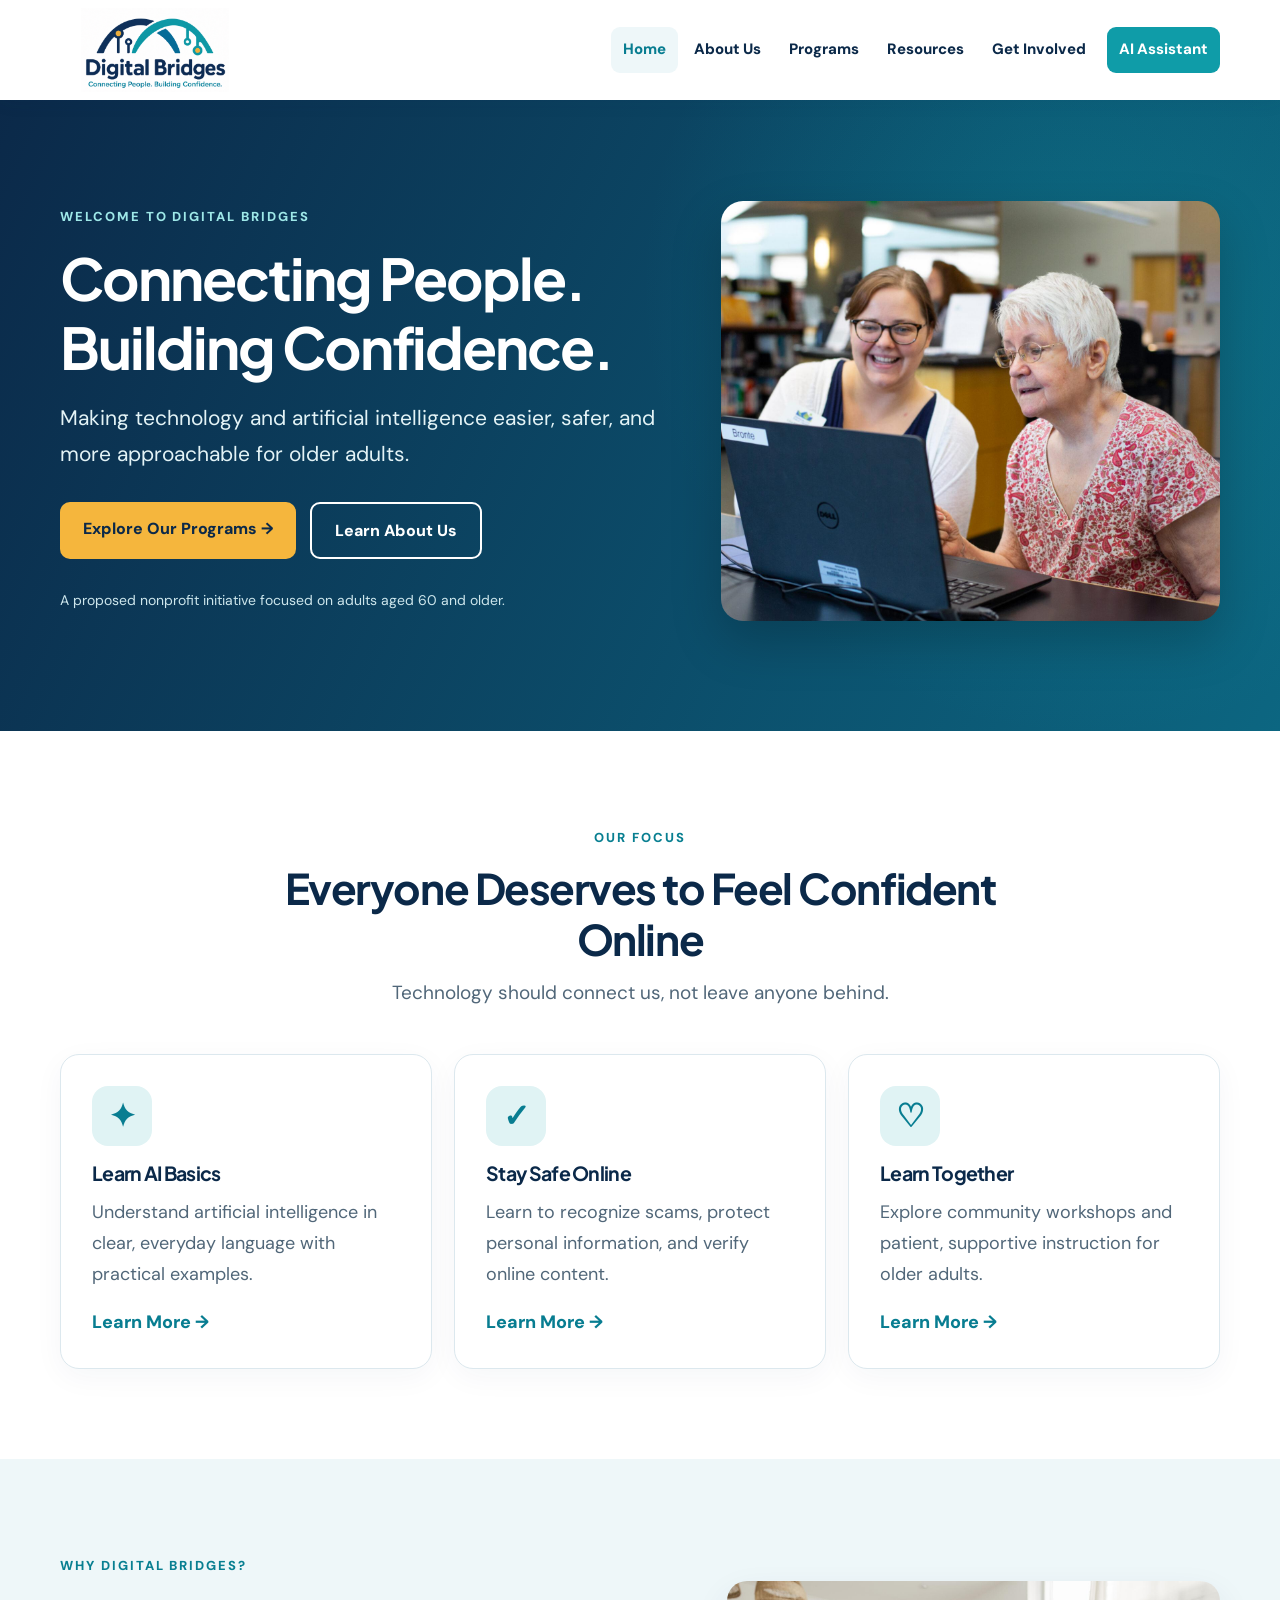
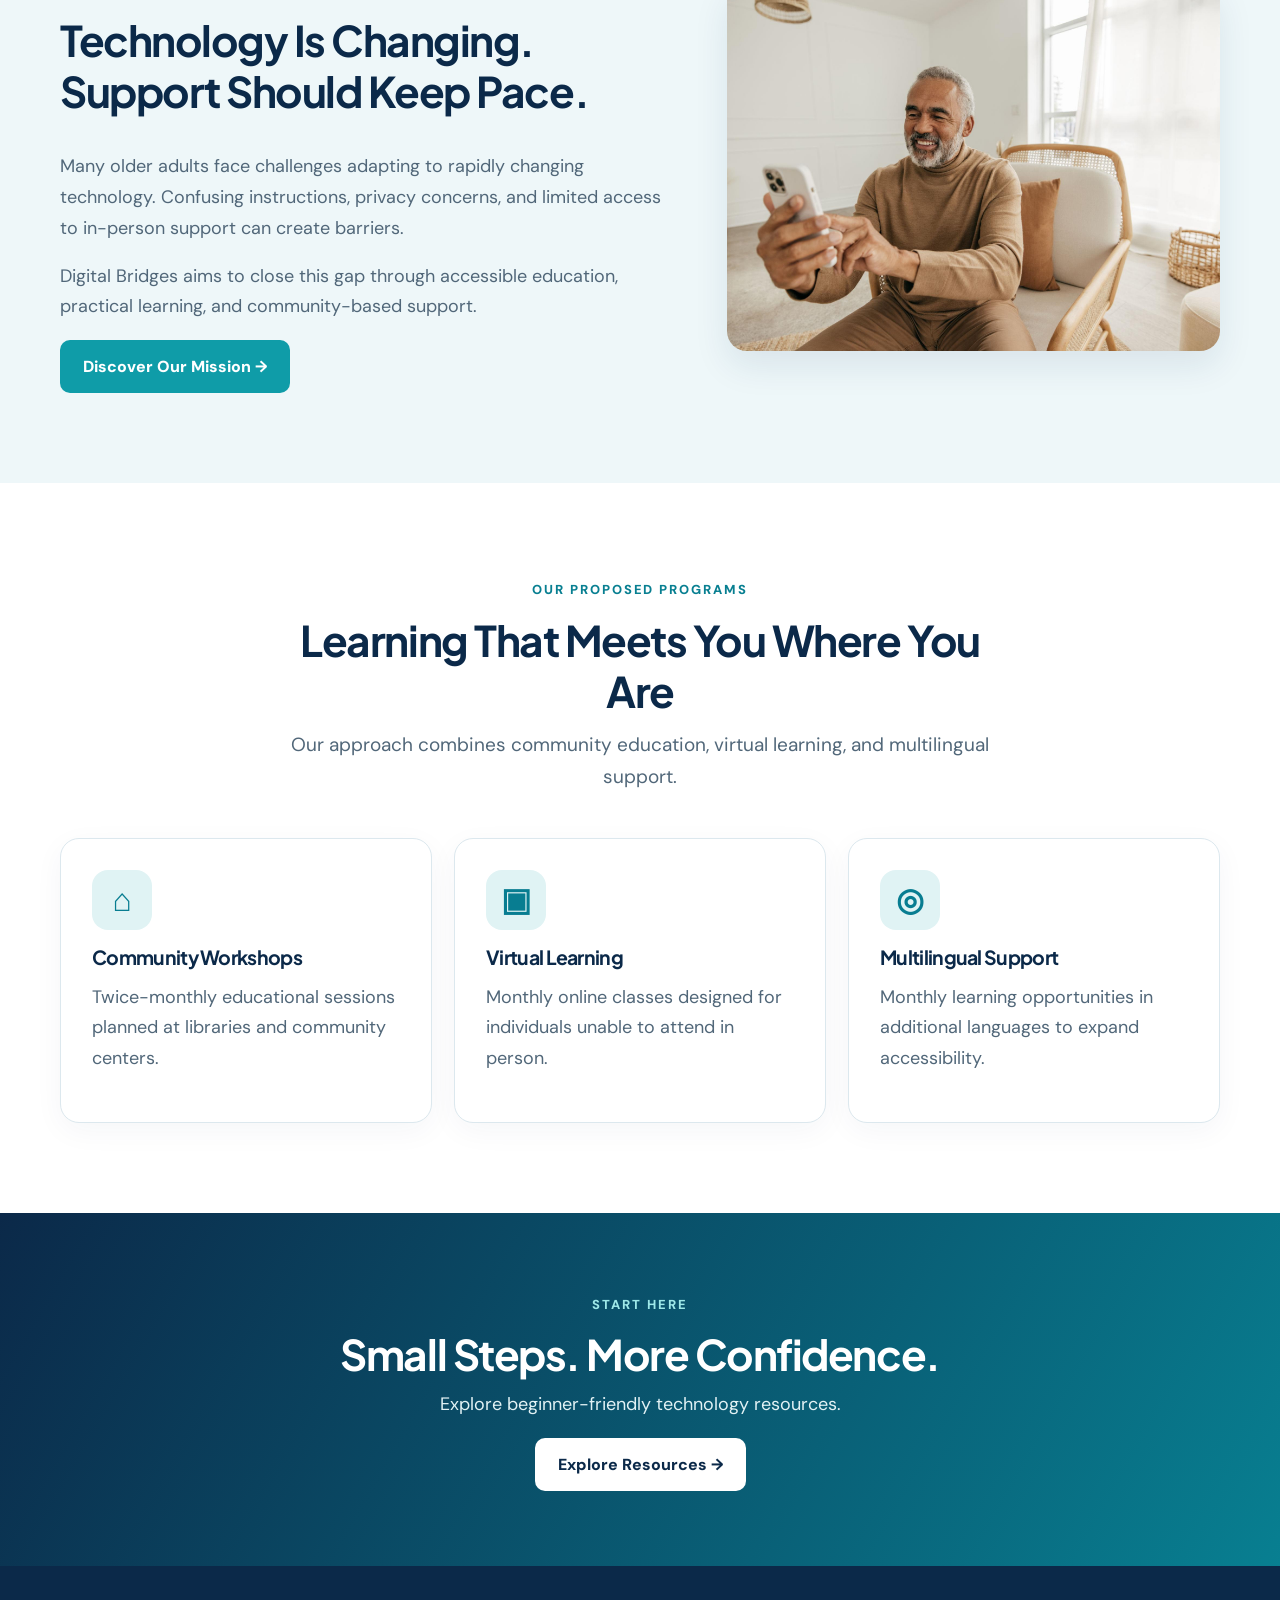
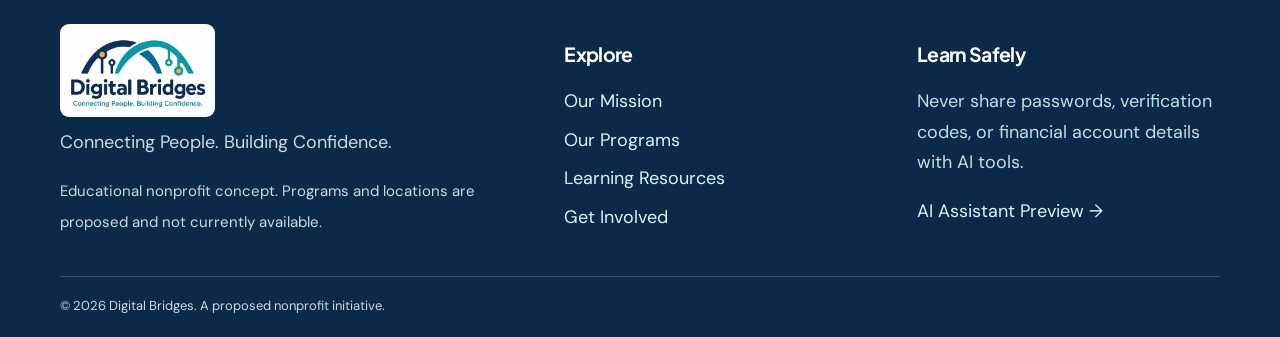
<file: index.html>
<!DOCTYPE html>
<html lang="en">
<head>
  <meta charset="UTF-8">
  <meta name="viewport" content="width=device-width, initial-scale=1">
  <meta name="description" content="Digital Bridges helps older adults build confidence using technology and AI.">
  <title>Digital Bridges | Home</title>
  <link rel="stylesheet" href="style.css">
  <script src="script.js" defer></script>
</head>
<body>

<a class="skip-link" href="#main">Skip to content</a>

<header class="site-header">
  <div class="container header-inner">
    <a href="index.html" class="brand" aria-label="Digital Bridges home">
      <img src="Digital%20Bridges.png" alt="Digital Bridges">
    </a>
    <button class="menu-toggle" aria-expanded="false"
      aria-controls="site-nav" type="button">
      ☰ Menu
    </button>
    <nav id="site-nav" aria-label="Main navigation">
      <a href="index.html" class="selected">Home</a>
      <a href="about.html">About Us</a>
      <a href="programs.html">Programs</a>
      <a href="resources.html">Resources</a>
      <a href="get-involved.html">Get Involved</a>
      <a href="assistant.html" class="nav-cta">AI Assistant</a>
    </nav>
  </div>
</header>

<main id="main">

  <section class="page-intro home-hero">
    <div class="container hero-grid">
      <div>
        <span class="eyebrow">Welcome to Digital Bridges</span>
        <h1>Connecting People. Building Confidence.</h1>
        <p>
          Making technology and artificial intelligence
          easier, safer, and more approachable for older adults.
        </p>
        <div class="hero-actions">
          <a href="programs.html" class="btn gold">Explore Our Programs →</a>
          <a href="about.html" class="btn outline">Learn About Us</a>
        </div>
        <p class="hero-note">
          A proposed nonprofit initiative focused on adults aged 60 and older.
        </p>
      </div>
      <div class="hero-image">
        <img src="hero-seniors.jpg"
          alt="Older adult learning to use a computer with assistance">
      </div>
    </div>
  </section>

  <section class="section">
    <div class="container">
      <div class="section-heading">
        <span class="eyebrow">Our Focus</span>
        <h2>Everyone Deserves to Feel Confident Online</h2>
        <p>Technology should connect us, not leave anyone behind.</p>
      </div>

      <div class="card-grid">
        <article class="feature-card">
          <div class="icon-circle">✦</div>
          <h3>Learn AI Basics</h3>
          <p>
            Understand artificial intelligence in clear,
            everyday language with practical examples.
          </p>
          <a href="resources.html" class="card-link">Learn More →</a>
        </article>

        <article class="feature-card">
          <div class="icon-circle">✓</div>
          <h3>Stay Safe Online</h3>
          <p>
            Learn to recognize scams, protect personal
            information, and verify online content.
          </p>
          <a href="resources.html" class="card-link">Learn More →</a>
        </article>

        <article class="feature-card">
          <div class="icon-circle">♡</div>
          <h3>Learn Together</h3>
          <p>
            Explore community workshops and patient,
            supportive instruction for older adults.
          </p>
          <a href="programs.html" class="card-link">Learn More →</a>
        </article>
      </div>
    </div>
  </section>

  <section class="section tint">
    <div class="container split">
      <div>
        <span class="eyebrow">Why Digital Bridges?</span>
        <h2>Technology Is Changing. Support Should Keep Pace.</h2>
        <p>
          Many older adults face challenges adapting to
          rapidly changing technology. Confusing instructions,
          privacy concerns, and limited access to in-person
          support can create barriers.
        </p>
        <p>
          Digital Bridges aims to close this gap through
          accessible education, practical learning, and
          community-based support.
        </p>
        <a href="about.html" class="btn primary">Discover Our Mission →</a>
      </div>
      <div class="photo-frame">
        <img src="digital-confidence.jpg"
          alt="Older adult confidently using a smartphone"
          loading="lazy">
      </div>
    </div>
  </section>

  <section class="section">
    <div class="container">
      <div class="section-heading">
        <span class="eyebrow">Our Proposed Programs</span>
        <h2>Learning That Meets You Where You Are</h2>
        <p>
          Our approach combines community education,
          virtual learning, and multilingual support.
        </p>
      </div>

      <div class="card-grid">
        <article class="feature-card">
          <div class="icon-circle">⌂</div>
          <h3>Community Workshops</h3>
          <p>
            Twice-monthly educational sessions planned
            at libraries and community centers.
          </p>
        </article>

        <article class="feature-card">
          <div class="icon-circle">▣</div>
          <h3>Virtual Learning</h3>
          <p>
            Monthly online classes designed for
            individuals unable to attend in person.
          </p>
        </article>

        <article class="feature-card">
          <div class="icon-circle">◎</div>
          <h3>Multilingual Support</h3>
          <p>
            Monthly learning opportunities in
            additional languages to expand accessibility.
          </p>
        </article>
      </div>
    </div>
  </section>

  <section class="cta-band">
    <div class="container">
      <span class="eyebrow">Start Here</span>
      <h2>Small Steps. More Confidence.</h2>
      <p>Explore beginner-friendly technology resources.</p>
      <a href="resources.html" class="btn white">Explore Resources →</a>
    </div>
  </section>

</main>

<footer>
  <div class="container footer-layout">
    <div>
      <img src="Digital%20Bridges.png" alt="" class="footer-logo">
      <p>Connecting People. Building Confidence.</p>
      <small>
        Educational nonprofit concept. Programs and locations
        are proposed and not currently available.
      </small>
    </div>
    <div>
      <h3>Explore</h3>
      <a href="about.html">Our Mission</a>
      <a href="programs.html">Our Programs</a>
      <a href="resources.html">Learning Resources</a>
      <a href="get-involved.html">Get Involved</a>
    </div>
    <div>
      <h3>Learn Safely</h3>
      <p>
        Never share passwords, verification codes,
        or financial account details with AI tools.
      </p>
      <a href="assistant.html">AI Assistant Preview →</a>
    </div>
  </div>
  <div class="container footer-bottom">
    © 2026 Digital Bridges. A proposed nonprofit initiative.
  </div>
</footer>

</body>
</html>
</file>
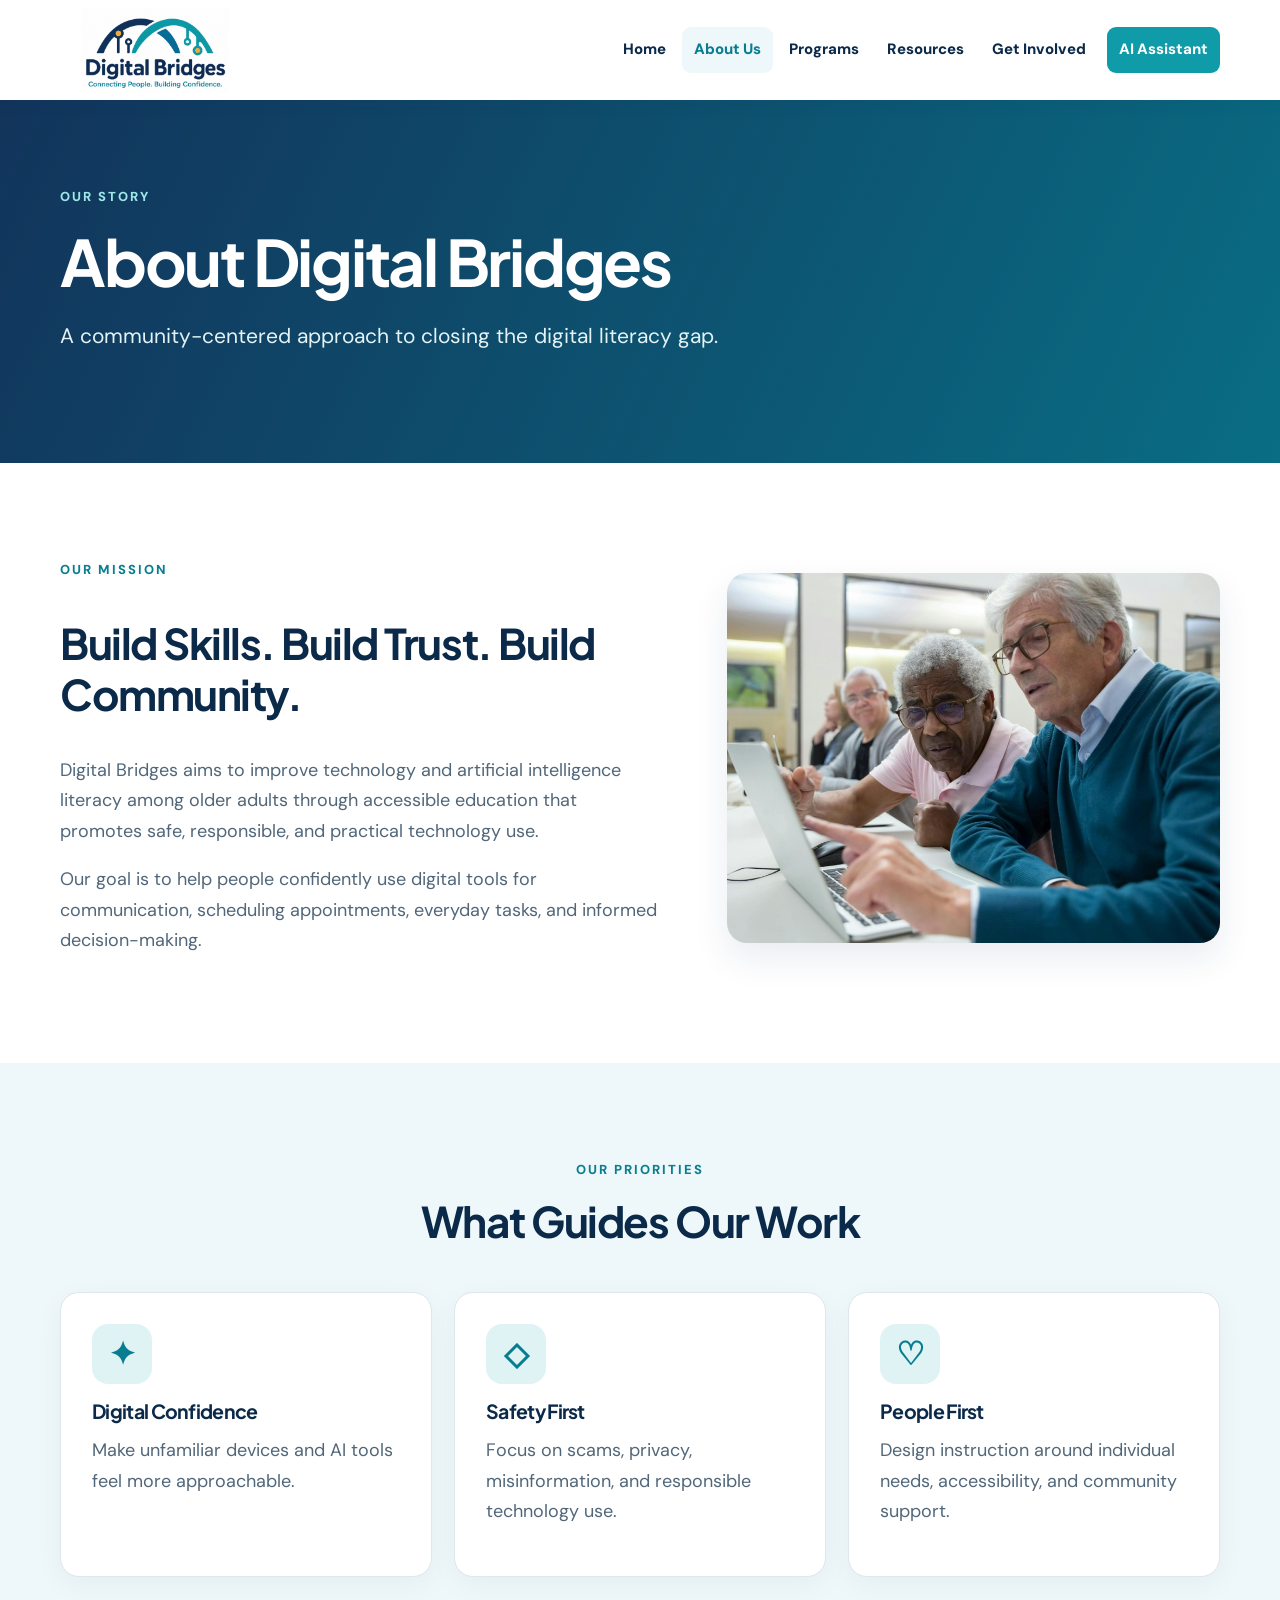
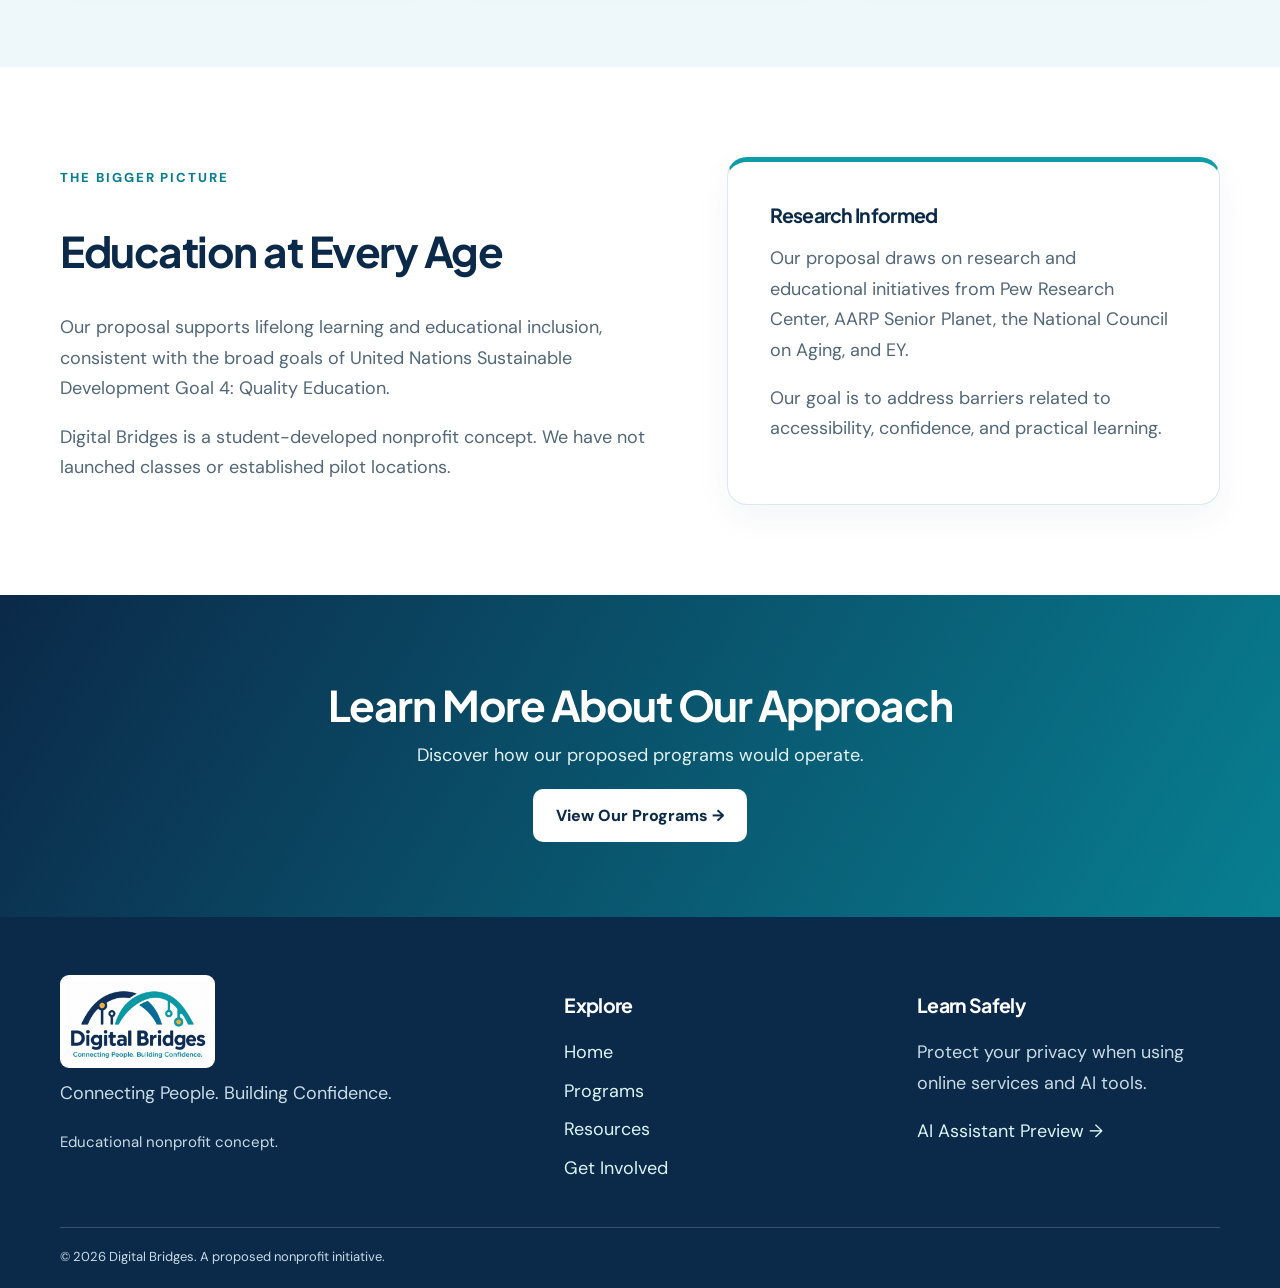
<file: about.html>
<!DOCTYPE html>
<html lang="en">
<head>
  <meta charset="UTF-8">
  <meta name="viewport" content="width=device-width, initial-scale=1">
  <title>About Us | Digital Bridges</title>
  <link rel="stylesheet" href="style.css">
  <script src="script.js" defer></script>
</head>
<body>

<a class="skip-link" href="#main">Skip to content</a>

<header class="site-header">
  <div class="container header-inner">
    <a href="index.html" class="brand">
      <img src="Digital%20Bridges.png" alt="Digital Bridges">
    </a>
    <button class="menu-toggle" aria-expanded="false"
      aria-controls="site-nav" type="button">☰ Menu</button>
    <nav id="site-nav" aria-label="Main navigation">
      <a href="index.html">Home</a>
      <a href="about.html" class="selected">About Us</a>
      <a href="programs.html">Programs</a>
      <a href="resources.html">Resources</a>
      <a href="get-involved.html">Get Involved</a>
      <a href="assistant.html" class="nav-cta">AI Assistant</a>
    </nav>
  </div>
</header>

<main id="main">
  <section class="page-intro">
    <div class="container">
      <span class="eyebrow">Our Story</span>
      <h1>About Digital Bridges</h1>
      <p>
        A community-centered approach to closing
        the digital literacy gap.
      </p>
    </div>
  </section>

  <section class="section">
    <div class="container split">
      <div>
        <span class="eyebrow">Our Mission</span>
        <h2>Build Skills. Build Trust. Build Community.</h2>
        <p>
          Digital Bridges aims to improve technology and
          artificial intelligence literacy among older
          adults through accessible education that promotes
          safe, responsible, and practical technology use.
        </p>
        <p>
          Our goal is to help people confidently use digital
          tools for communication, scheduling appointments,
          everyday tasks, and informed decision-making.
        </p>
      </div>
      <div class="photo-frame">
        <img src="workshop.jpg"
          alt="Older adults participating in a technology workshop"
          loading="lazy">
      </div>
    </div>
  </section>

  <section class="section tint">
    <div class="container">
      <div class="section-heading">
        <span class="eyebrow">Our Priorities</span>
        <h2>What Guides Our Work</h2>
      </div>
      <div class="card-grid">
        <article class="feature-card">
          <div class="icon-circle">✦</div>
          <h3>Digital Confidence</h3>
          <p>
            Make unfamiliar devices and AI tools
            feel more approachable.
          </p>
        </article>
        <article class="feature-card">
          <div class="icon-circle">◇</div>
          <h3>Safety First</h3>
          <p>
            Focus on scams, privacy, misinformation,
            and responsible technology use.
          </p>
        </article>
        <article class="feature-card">
          <div class="icon-circle">♡</div>
          <h3>People First</h3>
          <p>
            Design instruction around individual needs,
            accessibility, and community support.
          </p>
        </article>
      </div>
    </div>
  </section>

  <section class="section">
    <div class="container split">
      <div>
        <span class="eyebrow">The Bigger Picture</span>
        <h2>Education at Every Age</h2>
        <p>
          Our proposal supports lifelong learning and
          educational inclusion, consistent with the
          broad goals of United Nations Sustainable
          Development Goal 4: Quality Education.
        </p>
        <p>
          Digital Bridges is a student-developed nonprofit
          concept. We have not launched classes or
          established pilot locations.
        </p>
      </div>
      <div class="statement">
        <h3>Research Informed</h3>
        <p>
          Our proposal draws on research and educational
          initiatives from Pew Research Center,
          AARP Senior Planet, the National Council on Aging,
          and EY.
        </p>
        <p>
          Our goal is to address barriers related to
          accessibility, confidence, and practical learning.
        </p>
      </div>
    </div>
  </section>

  <section class="cta-band">
    <div class="container">
      <h2>Learn More About Our Approach</h2>
      <p>Discover how our proposed programs would operate.</p>
      <a href="programs.html" class="btn white">View Our Programs →</a>
    </div>
  </section>
</main>

<footer>
  <div class="container footer-layout">
    <div>
      <img src="Digital%20Bridges.png" alt="" class="footer-logo">
      <p>Connecting People. Building Confidence.</p>
      <small>Educational nonprofit concept.</small>
    </div>
    <div>
      <h3>Explore</h3>
      <a href="index.html">Home</a>
      <a href="programs.html">Programs</a>
      <a href="resources.html">Resources</a>
      <a href="get-involved.html">Get Involved</a>
    </div>
    <div>
      <h3>Learn Safely</h3>
      <p>Protect your privacy when using online services and AI tools.</p>
      <a href="assistant.html">AI Assistant Preview →</a>
    </div>
  </div>
  <div class="container footer-bottom">
    © 2026 Digital Bridges. A proposed nonprofit initiative.
  </div>
</footer>

</body>
</html>

</body>
</html>
</file>
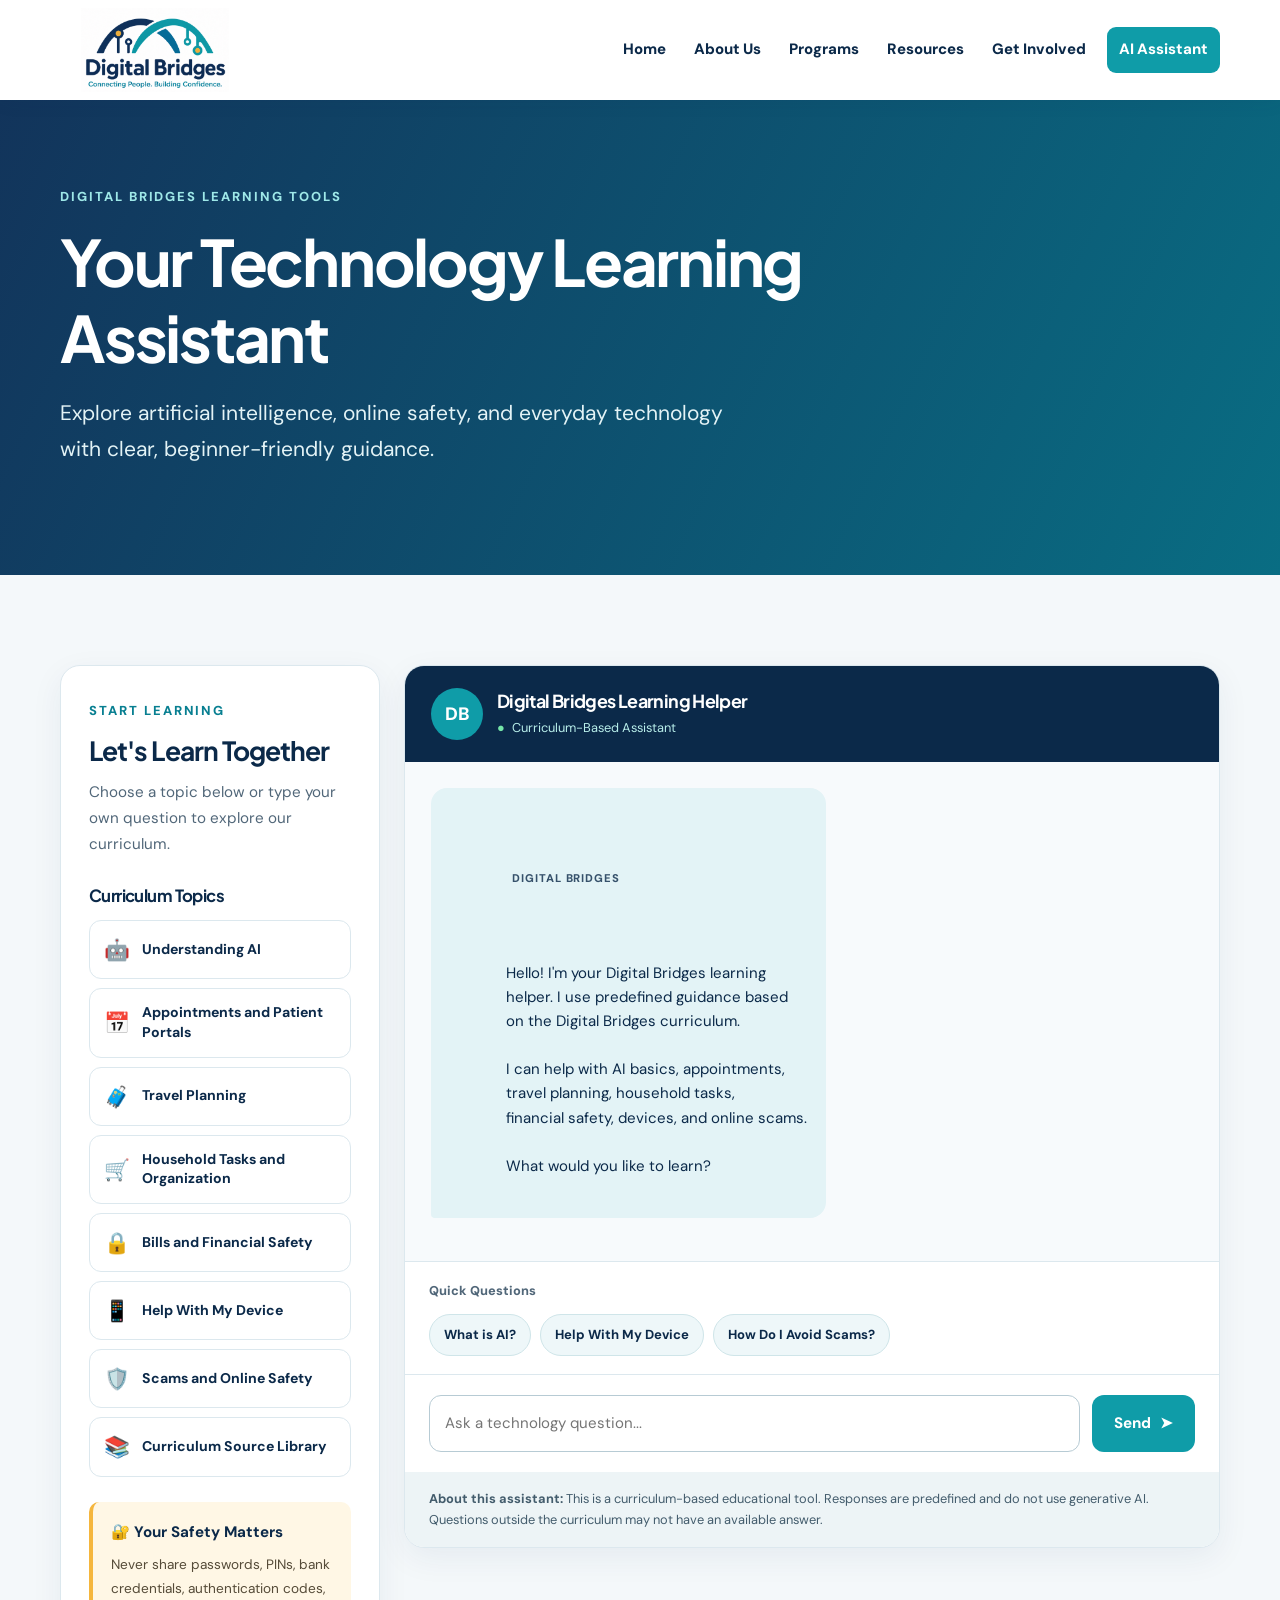
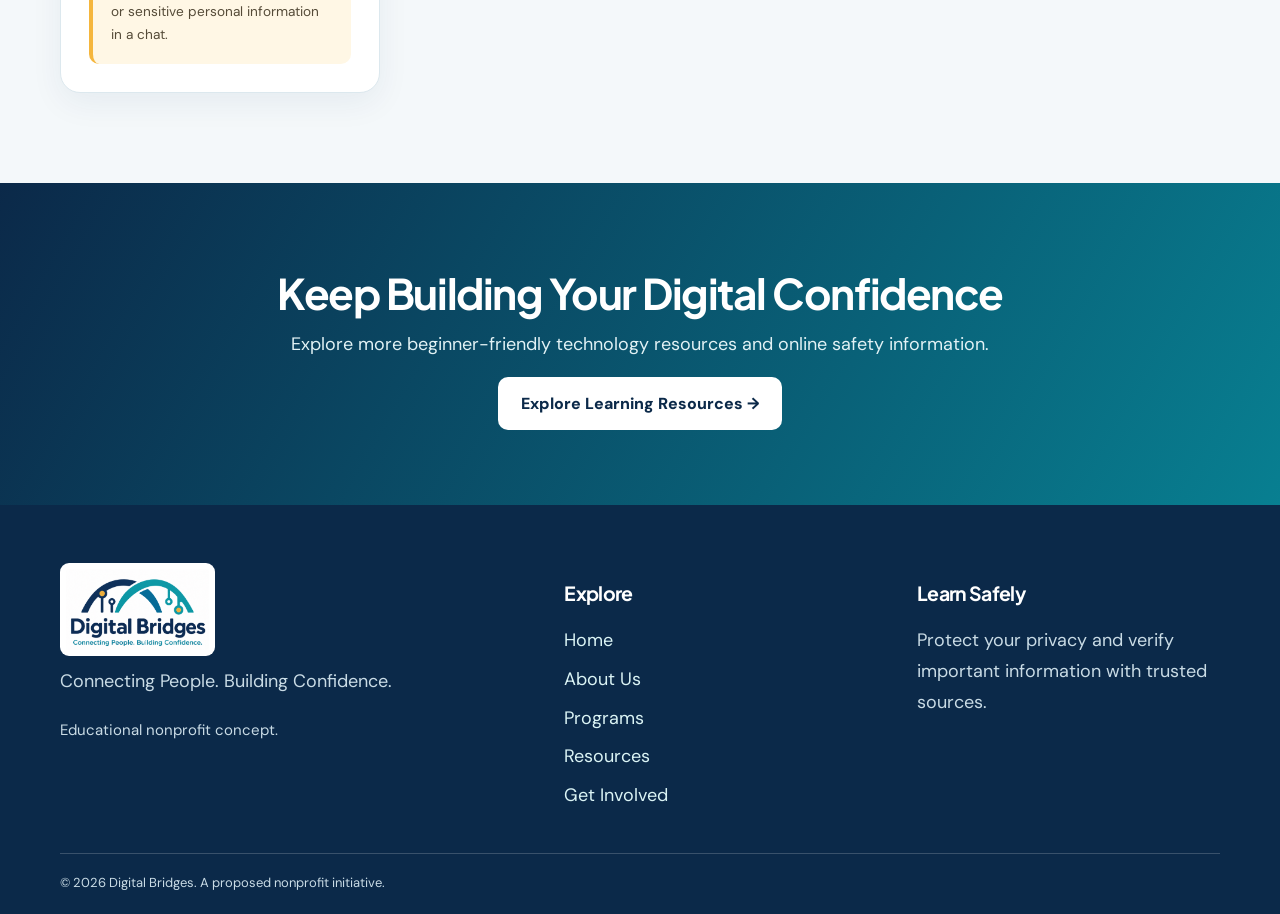
<file: assistant.html>
<!DOCTYPE html>
<html lang="en">
<head>
  <meta charset="UTF-8">
  <meta name="viewport" content="width=device-width, initial-scale=1">

  <meta name="description"
    content="Explore technology and AI with the Digital Bridges curriculum-based learning assistant.">

  <title>AI Learning Assistant | Digital Bridges</title>

  <link rel="stylesheet" href="style.css">
  <link rel="stylesheet" href="assistant.css">

  <script src="script.js" defer></script>
  <script src="assistant.js" defer></script>
</head>

<body>

<a class="skip-link" href="#main">Skip to content</a>

<!-- WEBSITE HEADER -->

<header class="site-header">
  <div class="container header-inner">

    <a href="index.html" class="brand"
      aria-label="Digital Bridges home">
      <img src="Digital%20Bridges.png"
        alt="Digital Bridges">
    </a>

    <button class="menu-toggle"
      type="button"
      aria-expanded="false"
      aria-controls="site-nav">
      ☰ Menu
    </button>

    <nav id="site-nav" aria-label="Main navigation">
      <a href="index.html">Home</a>
      <a href="about.html">About Us</a>
      <a href="programs.html">Programs</a>
      <a href="resources.html">Resources</a>
      <a href="get-involved.html">Get Involved</a>
      <a href="assistant.html" class="nav-cta selected"
        aria-current="page">AI Assistant</a>
    </nav>

  </div>
</header>

<main id="main">

  <!-- PAGE INTRO -->

  <section class="page-intro assistant-intro">
    <div class="container">

      <span class="eyebrow">
        Digital Bridges Learning Tools
      </span>

      <h1>Your Technology Learning Assistant</h1>

      <p>
        Explore artificial intelligence, online safety,
        and everyday technology with clear,
        beginner-friendly guidance.
      </p>

    </div>
  </section>

  <!-- CHATBOT -->

  <section class="section assistant-section">
    <div class="container">

      <div class="assistant-layout">

        <!-- TOPIC SIDEBAR -->

        <aside class="assistant-sidebar"
          aria-labelledby="assistant-topics-title">

          <span class="eyebrow">Start Learning</span>

          <h2 id="assistant-topics-title">
            Let's Learn Together
          </h2>

          <p>
            Choose a topic below or type your
            own question to explore our curriculum.
          </p>

          <h3>Curriculum Topics</h3>

          <div class="assistant-topics">

            <button type="button"
              class="assistant-topic"
              data-topic="ai">
              <span aria-hidden="true">🤖</span>
              Understanding AI
            </button>

            <button type="button"
              class="assistant-topic"
              data-topic="appointments">
              <span aria-hidden="true">📅</span>
              Appointments and Patient Portals
            </button>

            <button type="button"
              class="assistant-topic"
              data-topic="travel">
              <span aria-hidden="true">🧳</span>
              Travel Planning
            </button>

            <button type="button"
              class="assistant-topic"
              data-topic="home">
              <span aria-hidden="true">🛒</span>
              Household Tasks and Organization
            </button>

            <button type="button"
              class="assistant-topic"
              data-topic="money">
              <span aria-hidden="true">🔒</span>
              Bills and Financial Safety
            </button>

            <button type="button"
              class="assistant-topic"
              data-topic="device">
              <span aria-hidden="true">📱</span>
              Help With My Device
            </button>

            <button type="button"
              class="assistant-topic"
              data-topic="scams">
              <span aria-hidden="true">🛡️</span>
              Scams and Online Safety
            </button>

            <button type="button"
              class="assistant-topic"
              data-topic="sources">
              <span aria-hidden="true">📚</span>
              Curriculum Source Library
            </button>

          </div>

          <div class="assistant-safety">
            <strong>🔐 Your Safety Matters</strong>
            <p>
              Never share passwords, PINs, bank
              credentials, authentication codes,
              or sensitive personal information
              in a chat.
            </p>
          </div>

        </aside>

        <!-- CHAT PANEL -->

        <section class="assistant-chat"
          aria-label="Digital Bridges curriculum assistant">

          <div class="assistant-chat-header">

            <div class="assistant-avatar"
              aria-hidden="true">DB</div>

            <div>
              <h2>Digital Bridges Learning Helper</h2>

              <p class="assistant-status">
                <span aria-hidden="true">●</span>
                Curriculum-Based Assistant
              </p>
            </div>

          </div>

          <!-- MESSAGES -->

          <div class="assistant-messages"
            id="messages"
            role="log"
            aria-live="polite"
            aria-relevant="additions"
            aria-label="Chat messages">

            <div class="assistant-message bot">
              <span class="assistant-message-label">
                DIGITAL BRIDGES
              </span>

              Hello! I'm your Digital Bridges learning
              helper. I use predefined guidance based
              on the Digital Bridges curriculum.

              I can help with AI basics, appointments,
              travel planning, household tasks,
              financial safety, devices, and online scams.

              What would you like to learn?
            </div>

          </div>

          <!-- QUICK QUESTIONS -->

          <div class="assistant-quick">

            <span class="assistant-quick-label">
              Quick Questions
            </span>

            <div class="assistant-quick-buttons">

              <button type="button" data-topic="ai">
                What is AI?
              </button>

              <button type="button" data-topic="device">
                Help With My Device
              </button>

              <button type="button" data-topic="scams">
                How Do I Avoid Scams?
              </button>

            </div>

          </div>

          <!-- MESSAGE INPUT -->

          <form class="assistant-composer" id="chatForm">

            <label for="userInput" class="assistant-sr-only">
              Type your technology question
            </label>

            <input
              type="text"
              id="userInput"
              name="question"
              placeholder="Ask a technology question..."
              autocomplete="off"
              maxlength="500"
              required>

            <button type="submit">
              Send
              <span aria-hidden="true">➤</span>
            </button>

          </form>

          <div class="assistant-disclaimer">
            <strong>About this assistant:</strong>
            This is a curriculum-based educational tool.
            Responses are predefined and do not use
            generative AI. Questions outside the curriculum
            may not have an available answer.
          </div>

        </section>

      </div>

    </div>
  </section>

  <!-- ADDITIONAL RESOURCES -->

  <section class="cta-band">
    <div class="container">

      <h2>Keep Building Your Digital Confidence</h2>

      <p>
        Explore more beginner-friendly technology
        resources and online safety information.
      </p>

      <a href="resources.html" class="btn white">
        Explore Learning Resources →
      </a>

    </div>
  </section>

</main>

<!-- FOOTER -->

<footer>
  <div class="container footer-layout">

    <div>
      <img src="Digital%20Bridges.png"
        alt=""
        class="footer-logo">

      <p>Connecting People. Building Confidence.</p>

      <small>
        Educational nonprofit concept.
      </small>
    </div>

    <div>
      <h3>Explore</h3>

      <a href="index.html">Home</a>
      <a href="about.html">About Us</a>
      <a href="programs.html">Programs</a>
      <a href="resources.html">Resources</a>
      <a href="get-involved.html">Get Involved</a>
    </div>

    <div>
      <h3>Learn Safely</h3>

      <p>
        Protect your privacy and verify important
        information with trusted sources.
      </p>
    </div>

  </div>

  <div class="container footer-bottom">
    © 2026 Digital Bridges.
    A proposed nonprofit initiative.
  </div>
</footer>

</body>
</html>
</file>
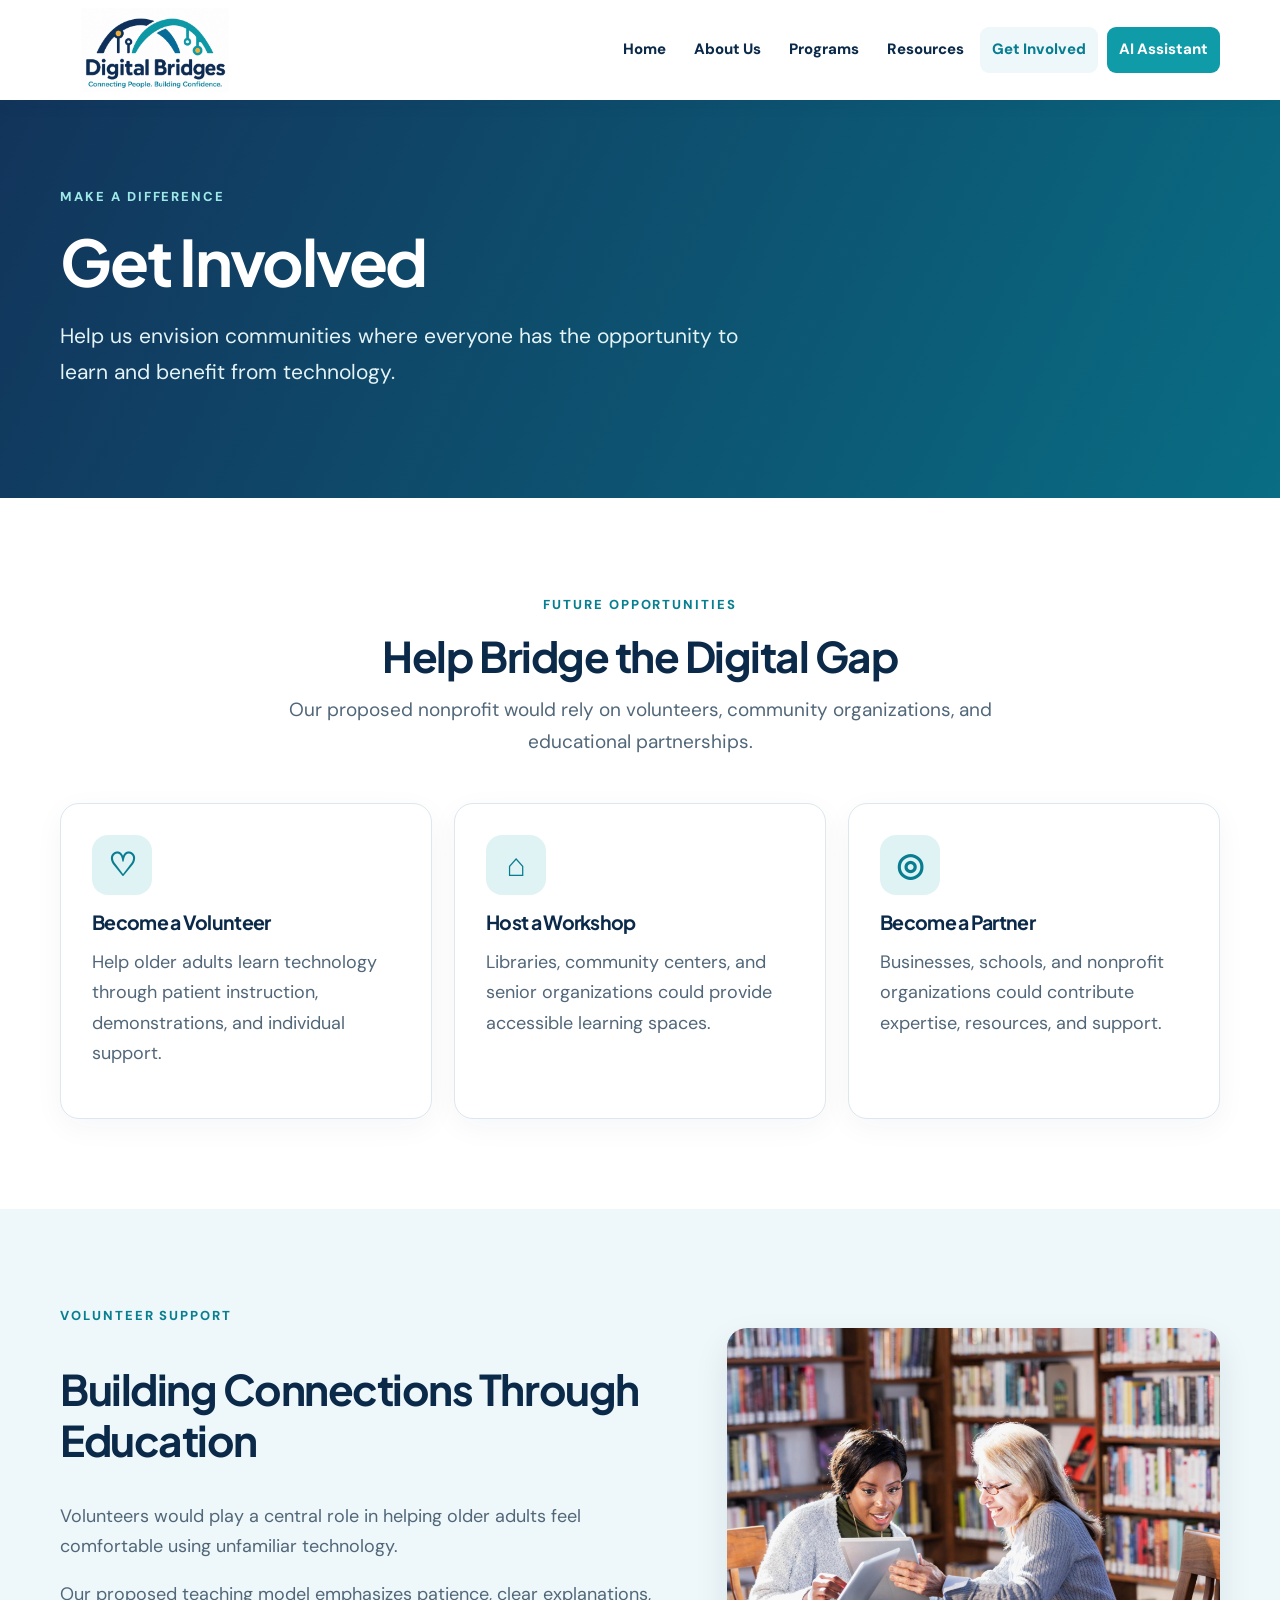
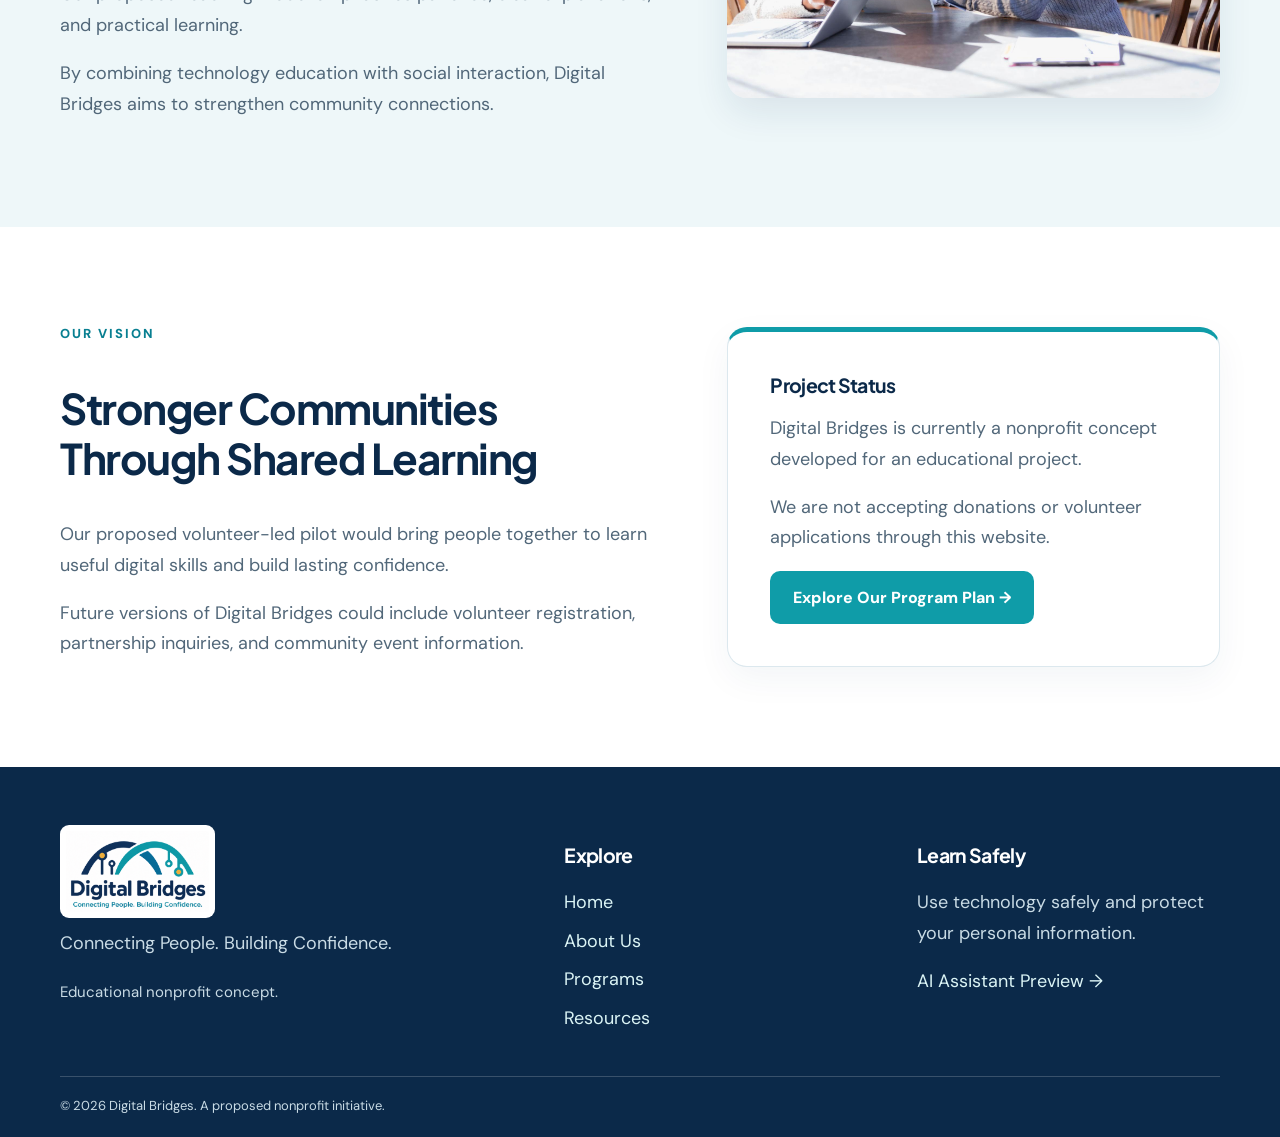
<file: get-involved.html>
<!DOCTYPE html>
<html lang="en">
<head>
  <meta charset="UTF-8">
  <meta name="viewport" content="width=device-width, initial-scale=1">
  <title>Get Involved | Digital Bridges</title>
  <link rel="stylesheet" href="style.css">
  <script src="script.js" defer></script>
</head>
<body>

<a class="skip-link" href="#main">Skip to content</a>

<header class="site-header">
  <div class="container header-inner">
    <a href="index.html" class="brand">
      <img src="Digital%20Bridges.png" alt="Digital Bridges">
    </a>
    <button class="menu-toggle" type="button"
      aria-expanded="false" aria-controls="site-nav">☰ Menu</button>
    <nav id="site-nav" aria-label="Main navigation">
      <a href="index.html">Home</a>
      <a href="about.html">About Us</a>
      <a href="programs.html">Programs</a>
      <a href="resources.html">Resources</a>
      <a href="get-involved.html" class="selected">Get Involved</a>
      <a href="assistant.html" class="nav-cta">AI Assistant</a>
    </nav>
  </div>
</header>

<main id="main">
  <section class="page-intro">
    <div class="container">
      <span class="eyebrow">Make a Difference</span>
      <h1>Get Involved</h1>
      <p>
        Help us envision communities where
        everyone has the opportunity to
        learn and benefit from technology.
      </p>
    </div>
  </section>

  <section class="section">
    <div class="container">
      <div class="section-heading">
        <span class="eyebrow">Future Opportunities</span>
        <h2>Help Bridge the Digital Gap</h2>
        <p>
          Our proposed nonprofit would rely on
          volunteers, community organizations,
          and educational partnerships.
        </p>
      </div>

      <div class="card-grid">
        <article class="feature-card">
          <div class="icon-circle">♡</div>
          <h3>Become a Volunteer</h3>
          <p>
            Help older adults learn technology
            through patient instruction,
            demonstrations, and individual support.
          </p>
        </article>

        <article class="feature-card">
          <div class="icon-circle">⌂</div>
          <h3>Host a Workshop</h3>
          <p>
            Libraries, community centers, and
            senior organizations could provide
            accessible learning spaces.
          </p>
        </article>

        <article class="feature-card">
          <div class="icon-circle">◎</div>
          <h3>Become a Partner</h3>
          <p>
            Businesses, schools, and nonprofit
            organizations could contribute
            expertise, resources, and support.
          </p>
        </article>
      </div>
    </div>
  </section>

  <section class="section tint">
    <div class="container split">
      <div>
        <span class="eyebrow">Volunteer Support</span>
        <h2>Building Connections Through Education</h2>
        <p>
          Volunteers would play a central role
          in helping older adults feel comfortable
          using unfamiliar technology.
        </p>
        <p>
          Our proposed teaching model emphasizes
          patience, clear explanations, and
          practical learning.
        </p>
        <p>
          By combining technology education
          with social interaction, Digital Bridges
          aims to strengthen community connections.
        </p>
      </div>
      <div class="photo-frame">
        <img src="volunteers.jpg"
          alt="Volunteer helping an older adult learn to use technology"
          loading="lazy">
      </div>
    </div>
  </section>

  <section class="section">
    <div class="container split">
      <div>
        <span class="eyebrow">Our Vision</span>
        <h2>Stronger Communities Through Shared Learning</h2>
        <p>
          Our proposed volunteer-led pilot would
          bring people together to learn useful
          digital skills and build lasting confidence.
        </p>
        <p>
          Future versions of Digital Bridges
          could include volunteer registration,
          partnership inquiries, and community
          event information.
        </p>
      </div>

      <div class="statement">
        <h3>Project Status</h3>
        <p>
          Digital Bridges is currently a nonprofit
          concept developed for an educational project.
        </p>
        <p>
          We are not accepting donations or
          volunteer applications through this website.
        </p>
        <a href="programs.html" class="btn primary">
          Explore Our Program Plan →
        </a>
      </div>
    </div>
  </section>
</main>

<footer>
  <div class="container footer-layout">
    <div>
      <img src="Digital%20Bridges.png" alt="" class="footer-logo">
      <p>Connecting People. Building Confidence.</p>
      <small>Educational nonprofit concept.</small>
    </div>
    <div>
      <h3>Explore</h3>
      <a href="index.html">Home</a>
      <a href="about.html">About Us</a>
      <a href="programs.html">Programs</a>
      <a href="resources.html">Resources</a>
    </div>
    <div>
      <h3>Learn Safely</h3>
      <p>Use technology safely and protect your personal information.</p>
      <a href="assistant.html">AI Assistant Preview →</a>
    </div>
  </div>
  <div class="container footer-bottom">
    © 2026 Digital Bridges. A proposed nonprofit initiative.
  </div>
</footer>

</body>
</html>
</file>
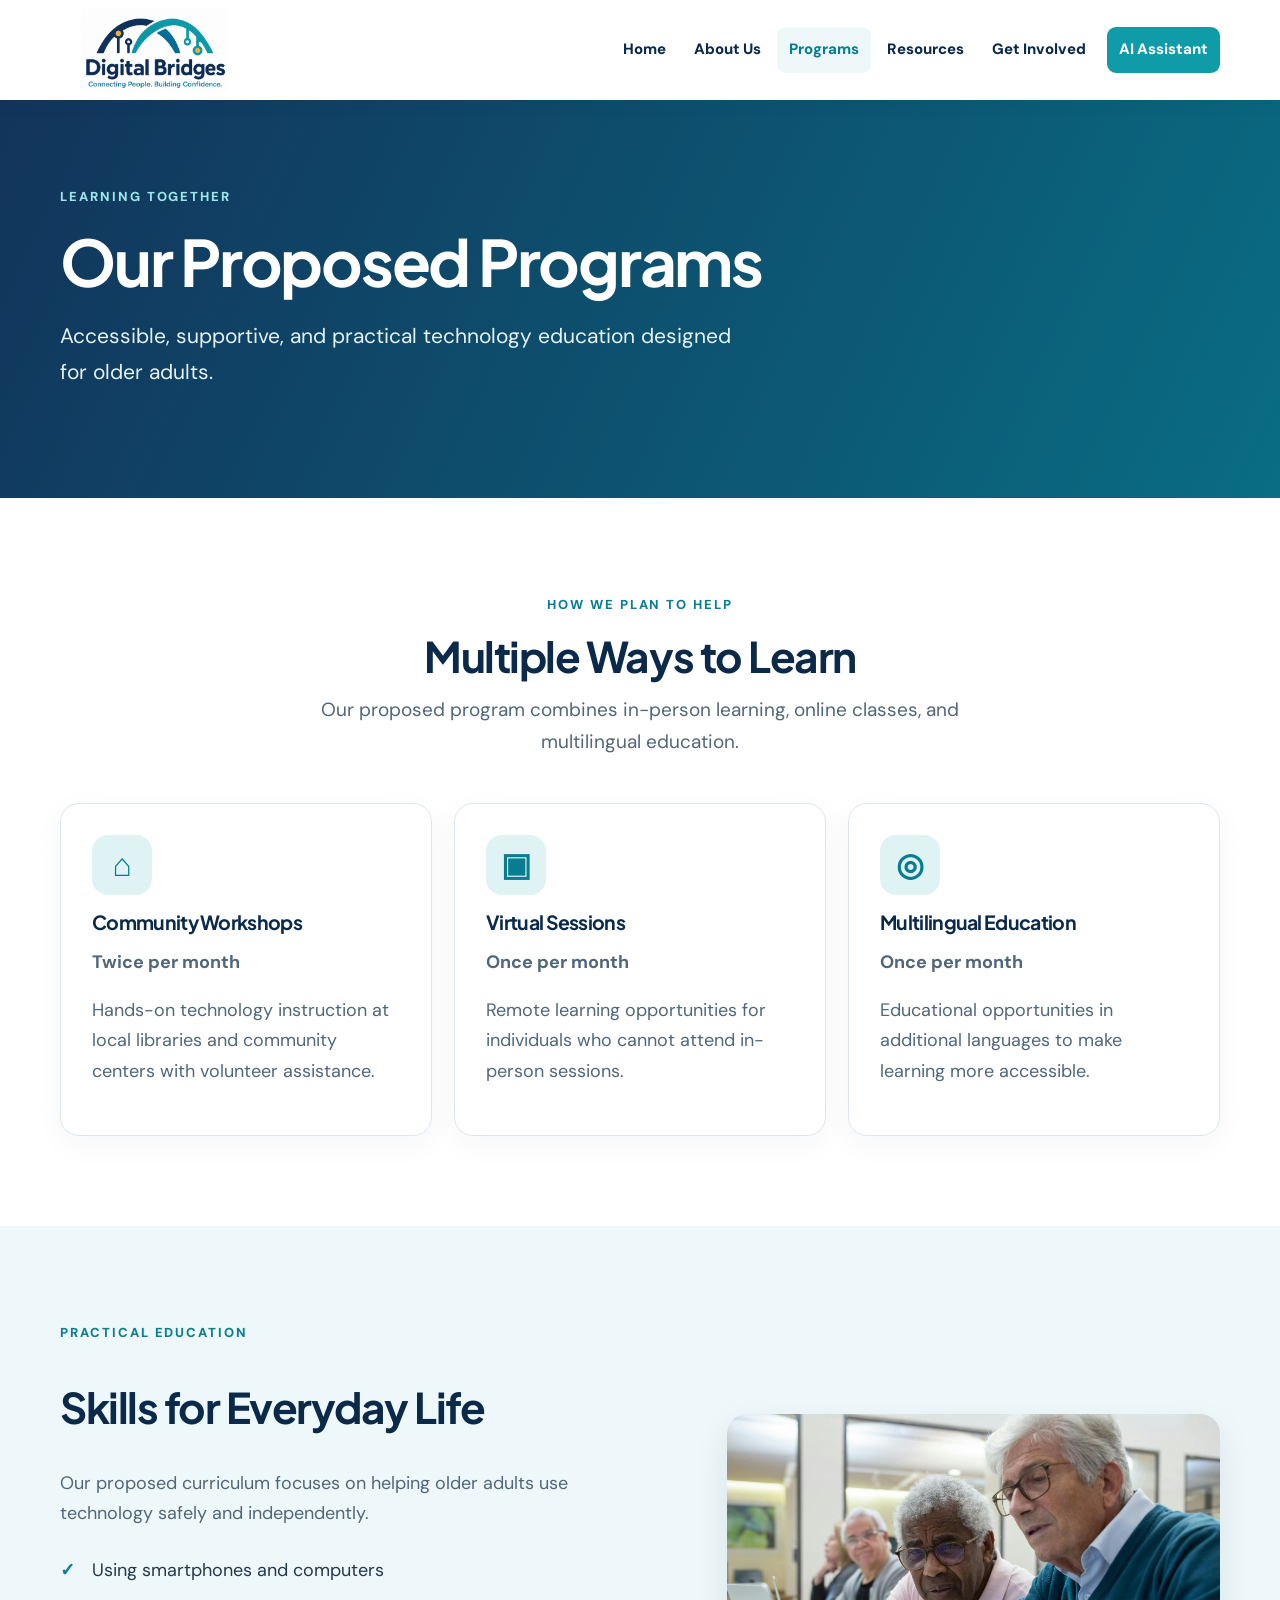
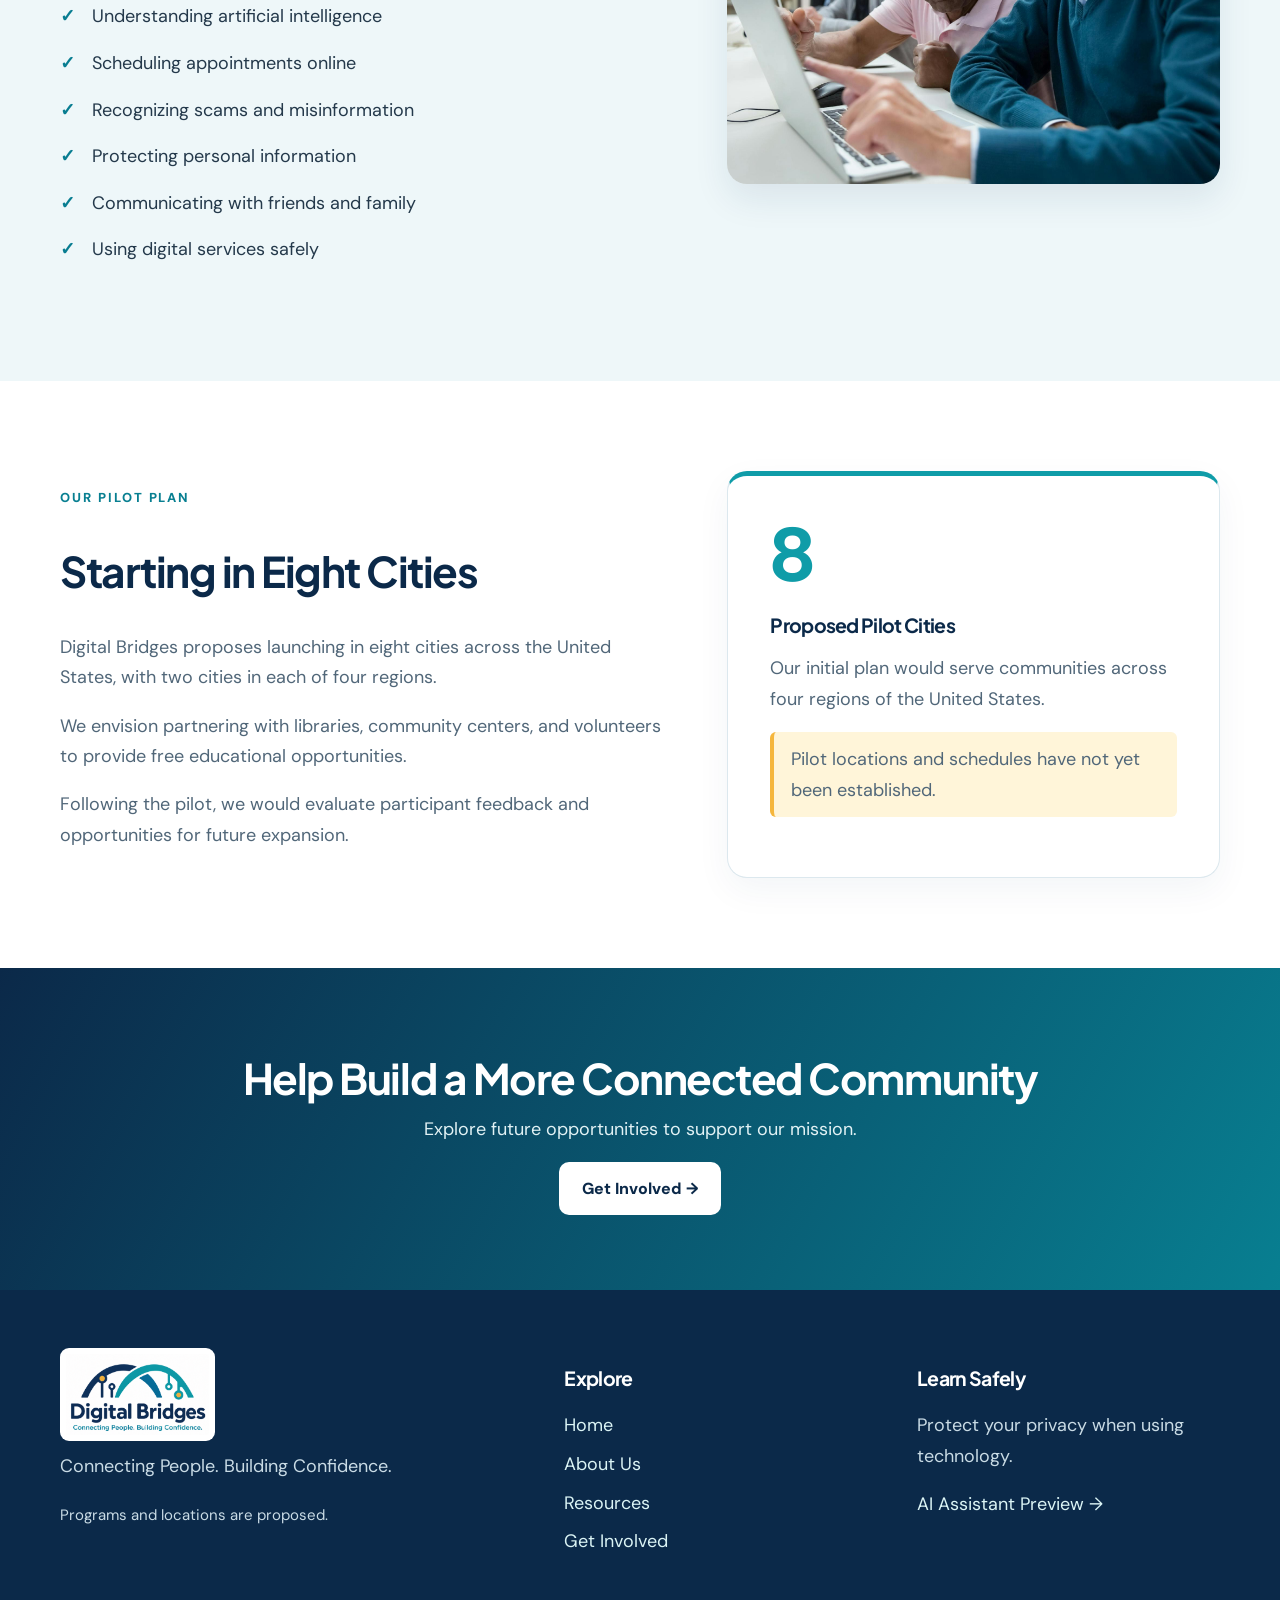
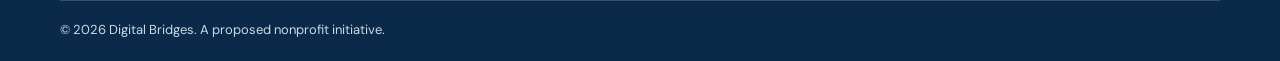
<file: programs.html>
<!DOCTYPE html>
<html lang="en">
<head>
  <meta charset="UTF-8">
  <meta name="viewport" content="width=device-width, initial-scale=1">
  <title>Our Programs | Digital Bridges</title>
  <link rel="stylesheet" href="style.css">
  <script src="script.js" defer></script>
</head>
<body>

<a class="skip-link" href="#main">Skip to content</a>

<header class="site-header">
  <div class="container header-inner">
    <a href="index.html" class="brand">
      <img src="Digital%20Bridges.png" alt="Digital Bridges">
    </a>
    <button class="menu-toggle" type="button"
      aria-expanded="false" aria-controls="site-nav">☰ Menu</button>
    <nav id="site-nav" aria-label="Main navigation">
      <a href="index.html">Home</a>
      <a href="about.html">About Us</a>
      <a href="programs.html" class="selected">Programs</a>
      <a href="resources.html">Resources</a>
      <a href="get-involved.html">Get Involved</a>
      <a href="assistant.html" class="nav-cta">AI Assistant</a>
    </nav>
  </div>
</header>

<main id="main">
  <section class="page-intro">
    <div class="container">
      <span class="eyebrow">Learning Together</span>
      <h1>Our Proposed Programs</h1>
      <p>
        Accessible, supportive, and practical technology
        education designed for older adults.
      </p>
    </div>
  </section>

  <section class="section">
    <div class="container">
      <div class="section-heading">
        <span class="eyebrow">How We Plan to Help</span>
        <h2>Multiple Ways to Learn</h2>
        <p>
          Our proposed program combines in-person learning,
          online classes, and multilingual education.
        </p>
      </div>

      <div class="card-grid">
        <article class="feature-card">
          <div class="icon-circle">⌂</div>
          <h3>Community Workshops</h3>
          <p><strong>Twice per month</strong></p>
          <p>
            Hands-on technology instruction at local
            libraries and community centers with
            volunteer assistance.
          </p>
        </article>

        <article class="feature-card">
          <div class="icon-circle">▣</div>
          <h3>Virtual Sessions</h3>
          <p><strong>Once per month</strong></p>
          <p>
            Remote learning opportunities for individuals
            who cannot attend in-person sessions.
          </p>
        </article>

        <article class="feature-card">
          <div class="icon-circle">◎</div>
          <h3>Multilingual Education</h3>
          <p><strong>Once per month</strong></p>
          <p>
            Educational opportunities in additional
            languages to make learning more accessible.
          </p>
        </article>
      </div>
    </div>
  </section>

  <section class="section tint">
    <div class="container split">
      <div>
        <span class="eyebrow">Practical Education</span>
        <h2>Skills for Everyday Life</h2>
        <p>
          Our proposed curriculum focuses on helping
          older adults use technology safely and independently.
        </p>
        <ul class="tick-list">
          <li>Using smartphones and computers</li>
          <li>Understanding artificial intelligence</li>
          <li>Scheduling appointments online</li>
          <li>Recognizing scams and misinformation</li>
          <li>Protecting personal information</li>
          <li>Communicating with friends and family</li>
          <li>Using digital services safely</li>
        </ul>
      </div>
      <div class="photo-frame">
        <img src="workshop.jpg"
          alt="Participants learning computer skills together"
          loading="lazy">
      </div>
    </div>
  </section>

  <section class="section">
    <div class="container split">
      <div>
        <span class="eyebrow">Our Pilot Plan</span>
        <h2>Starting in Eight Cities</h2>
        <p>
          Digital Bridges proposes launching in eight
          cities across the United States, with two
          cities in each of four regions.
        </p>
        <p>
          We envision partnering with libraries,
          community centers, and volunteers to
          provide free educational opportunities.
        </p>
        <p>
          Following the pilot, we would evaluate
          participant feedback and opportunities
          for future expansion.
        </p>
      </div>

      <div class="statement">
        <span class="big-number">8</span>
        <h3>Proposed Pilot Cities</h3>
        <p>
          Our initial plan would serve communities
          across four regions of the United States.
        </p>
        <p class="notice">
          Pilot locations and schedules have not yet
          been established.
        </p>
      </div>
    </div>
  </section>

  <section class="cta-band">
    <div class="container">
      <h2>Help Build a More Connected Community</h2>
      <p>Explore future opportunities to support our mission.</p>
      <a href="get-involved.html" class="btn white">Get Involved →</a>
    </div>
  </section>
</main>

<footer>
  <div class="container footer-layout">
    <div>
      <img src="Digital%20Bridges.png" alt="" class="footer-logo">
      <p>Connecting People. Building Confidence.</p>
      <small>Programs and locations are proposed.</small>
    </div>
    <div>
      <h3>Explore</h3>
      <a href="index.html">Home</a>
      <a href="about.html">About Us</a>
      <a href="resources.html">Resources</a>
      <a href="get-involved.html">Get Involved</a>
    </div>
    <div>
      <h3>Learn Safely</h3>
      <p>Protect your privacy when using technology.</p>
      <a href="assistant.html">AI Assistant Preview →</a>
    </div>
  </div>
  <div class="container footer-bottom">
    © 2026 Digital Bridges. A proposed nonprofit initiative.
  </div>
</footer>

</body>
</html>
</file>
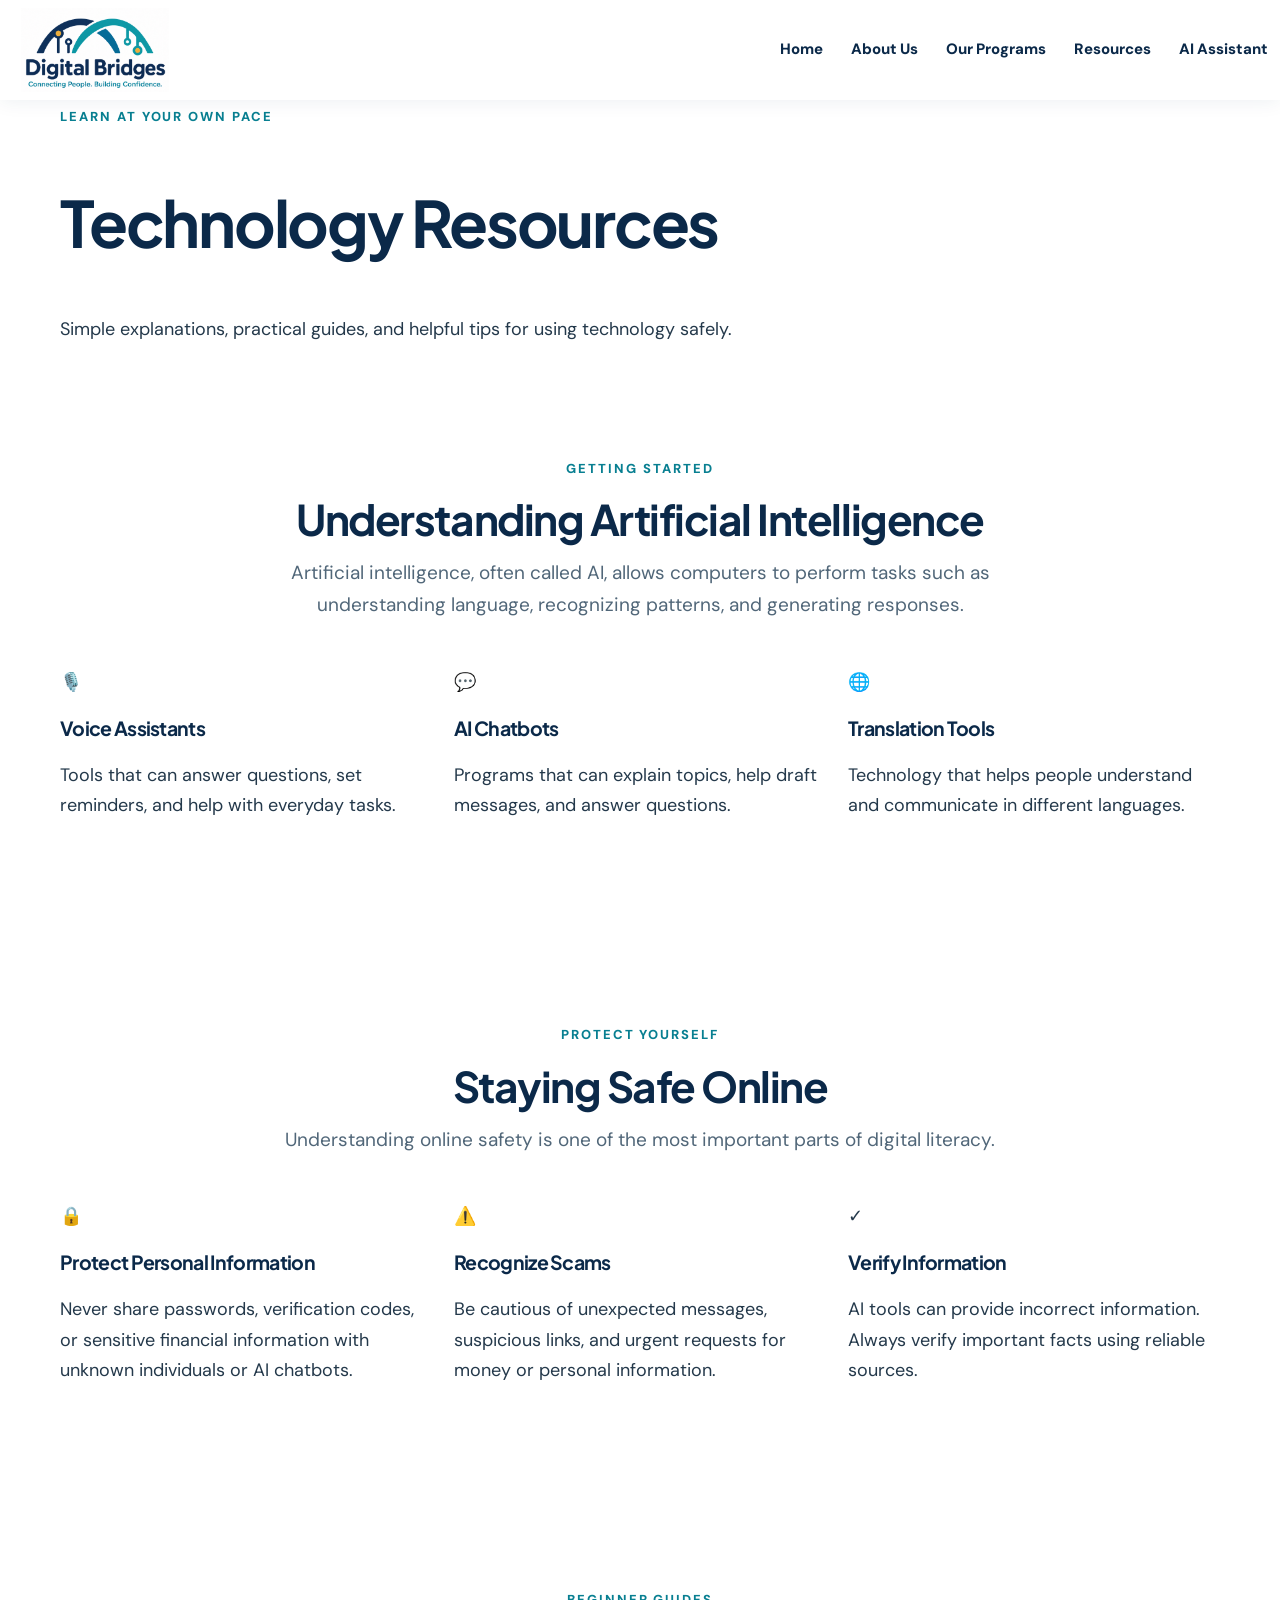
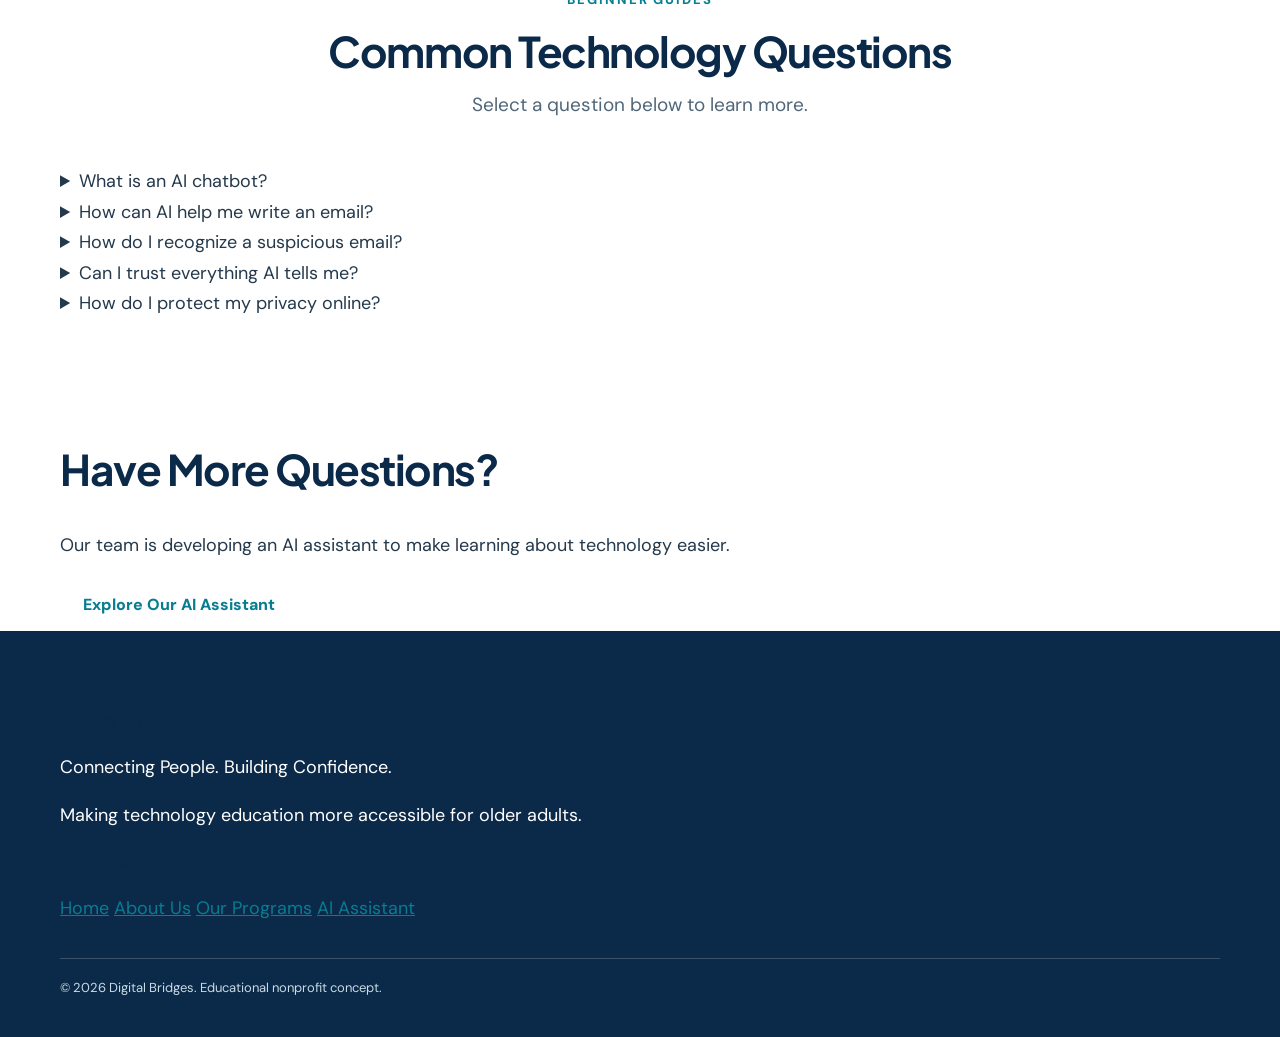
<file: resource.html>
<!DOCTYPE html>
<html lang="en">
<head>
  <meta charset="UTF-8">
  <meta name="viewport" content="width=device-width, initial-scale=1.0">
  <title>Technology Resources | Digital Bridges</title>
  <link rel="stylesheet" href="style.css">
</head>
<body>

<header class="site-header">
  <div class="header-inner">
    <a href="index.html" class="brand">
      <img src="Digital%20Bridges.png" alt="Digital Bridges Logo">
    </a>
    <nav aria-label="Main navigation">
      <a href="index.html">Home</a>
      <a href="about.html">About Us</a>
      <a href="programs.html">Our Programs</a>
      <a href="resources.html" class="active" aria-current="page">Resources</a>
      <a href="assistant.html" class="nav-highlight">AI Assistant</a>
    </nav>
  </div>
</header>

<main>
  <section class="page-hero">
    <div class="container">
      <span class="eyebrow">Learn at Your Own Pace</span>
      <h1>Technology Resources</h1>
      <p>
        Simple explanations, practical guides, and
        helpful tips for using technology safely.
      </p>
    </div>
  </section>

  <section class="section container">
    <div class="section-heading">
      <span class="eyebrow">Getting Started</span>
      <h2>Understanding Artificial Intelligence</h2>
      <p>
        Artificial intelligence, often called AI,
        allows computers to perform tasks such as
        understanding language, recognizing patterns,
        and generating responses.
      </p>
    </div>

    <div class="card-grid">
      <article class="card">
        <div class="card-icon">🎙️</div>
        <h3>Voice Assistants</h3>
        <p>
          Tools that can answer questions, set
          reminders, and help with everyday tasks.
        </p>
      </article>

      <article class="card">
        <div class="card-icon">💬</div>
        <h3>AI Chatbots</h3>
        <p>
          Programs that can explain topics, help
          draft messages, and answer questions.
        </p>
      </article>

      <article class="card">
        <div class="card-icon">🌐</div>
        <h3>Translation Tools</h3>
        <p>
          Technology that helps people understand
          and communicate in different languages.
        </p>
      </article>
    </div>
  </section>

  <section class="section section-light">
    <div class="container">
      <div class="section-heading">
        <span class="eyebrow">Protect Yourself</span>
        <h2>Staying Safe Online</h2>
        <p>
          Understanding online safety is one of the
          most important parts of digital literacy.
        </p>
      </div>

      <div class="card-grid">
        <article class="card">
          <div class="card-icon">🔒</div>
          <h3>Protect Personal Information</h3>
          <p>
            Never share passwords, verification codes,
            or sensitive financial information with
            unknown individuals or AI chatbots.
          </p>
        </article>

        <article class="card">
          <div class="card-icon">⚠️</div>
          <h3>Recognize Scams</h3>
          <p>
            Be cautious of unexpected messages,
            suspicious links, and urgent requests
            for money or personal information.
          </p>
        </article>

        <article class="card">
          <div class="card-icon">✓</div>
          <h3>Verify Information</h3>
          <p>
            AI tools can provide incorrect information.
            Always verify important facts using
            reliable sources.
          </p>
        </article>
      </div>
    </div>
  </section>

  <section class="section container">
    <div class="section-heading">
      <span class="eyebrow">Beginner Guides</span>
      <h2>Common Technology Questions</h2>
      <p>
        Select a question below to learn more.
      </p>
    </div>

    <div class="faq-container">
      <details>
        <summary>What is an AI chatbot?</summary>
        <p>
          An AI chatbot is a computer program that
          responds to questions and messages.
          It can help explain topics, generate
          ideas, and assist with everyday tasks.
        </p>
      </details>

      <details>
        <summary>How can AI help me write an email?</summary>
        <p>
          You can ask an AI tool to help create
          a friendly or professional email.
          Review the response and make changes
          before sending it.
        </p>
      </details>

      <details>
        <summary>How do I recognize a suspicious email?</summary>
        <p>
          Look for unexpected links, urgent demands,
          unusual sender addresses, and requests
          for private information. Contact the
          organization directly if you are unsure.
        </p>
      </details>

      <details>
        <summary>Can I trust everything AI tells me?</summary>
        <p>
          No. AI can make mistakes or generate
          incorrect information. Verify important
          medical, financial, and legal information
          with trusted professionals or sources.
        </p>
      </details>

      <details>
        <summary>How do I protect my privacy online?</summary>
        <p>
          Use strong, unique passwords, enable
          multifactor authentication when available,
          and avoid sharing sensitive information
          on unfamiliar websites.
        </p>
      </details>
    </div>
  </section>

  <section class="cta-section">
    <div class="container">
      <h2>Have More Questions?</h2>
      <p>
        Our team is developing an AI assistant
        to make learning about technology easier.
      </p>
      <a href="assistant.html" class="btn btn-white">
        Explore Our AI Assistant
      </a>
    </div>
  </section>
</main>

<footer class="site-footer">
  <div class="container footer-grid">
    <div>
      <h3>Digital Bridges</h3>
      <p>Connecting People. Building Confidence.</p>
      <p>Making technology education more accessible for older adults.</p>
    </div>
    <div>
      <h3>Explore</h3>
      <a href="index.html">Home</a>
      <a href="about.html">About Us</a>
      <a href="programs.html">Our Programs</a>
      <a href="assistant.html">AI Assistant</a>
    </div>
  </div>
  <div class="container footer-bottom">
    <p>&copy; 2026 Digital Bridges. Educational nonprofit concept.</p>
  </div>
</footer>

</body>
</html>


</body>
</html>
</file>
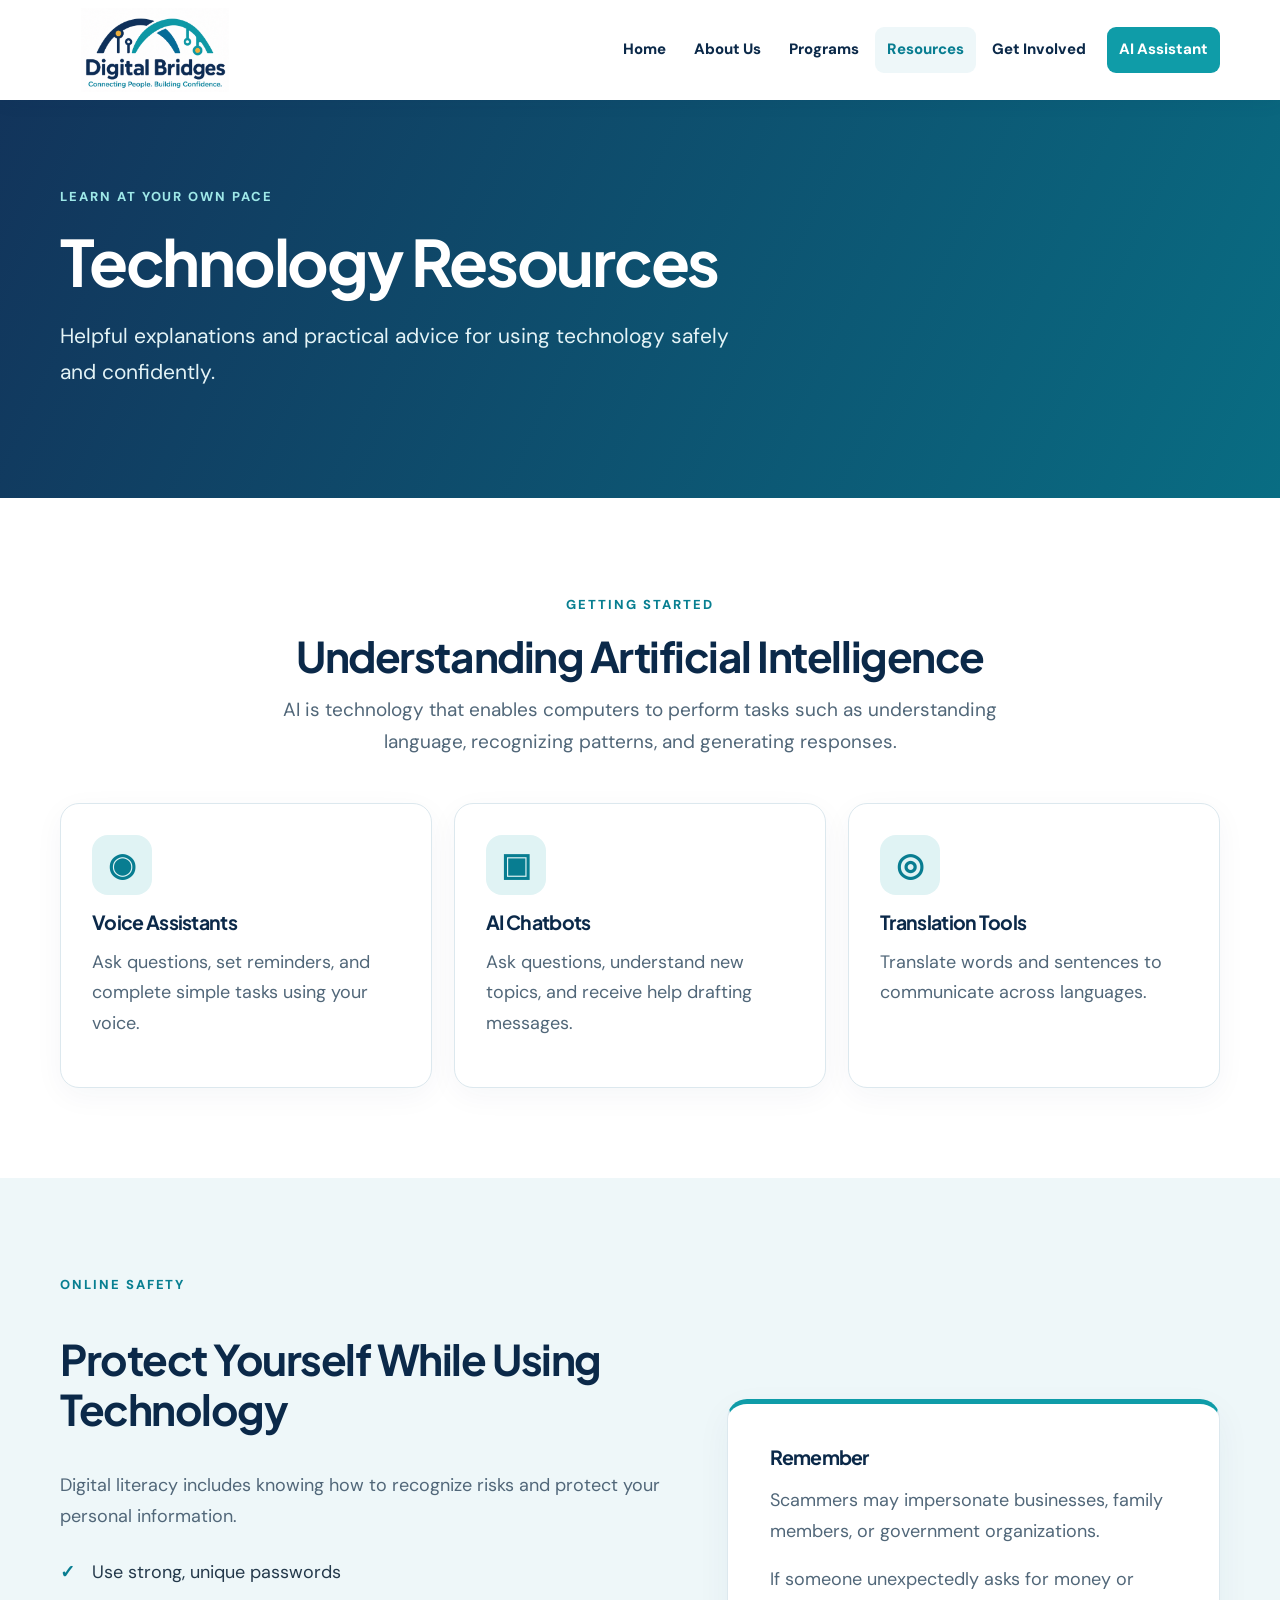
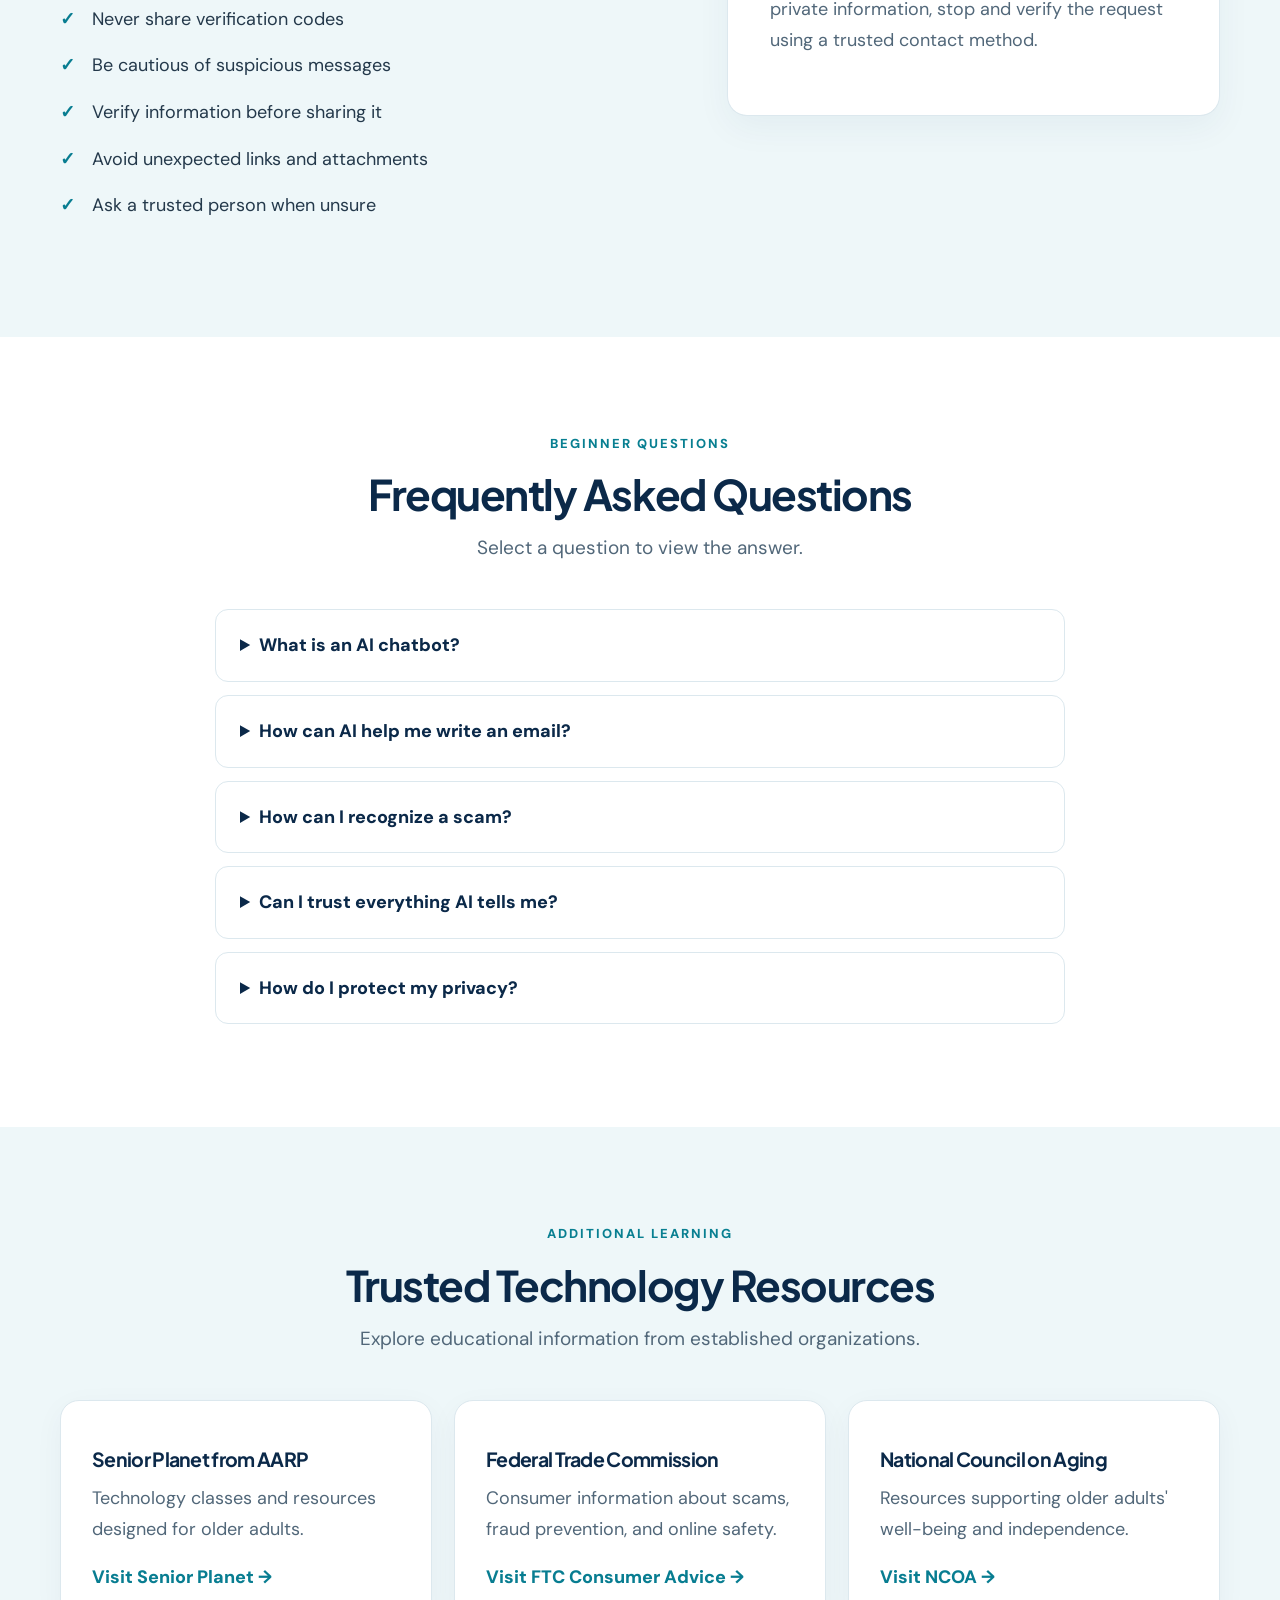
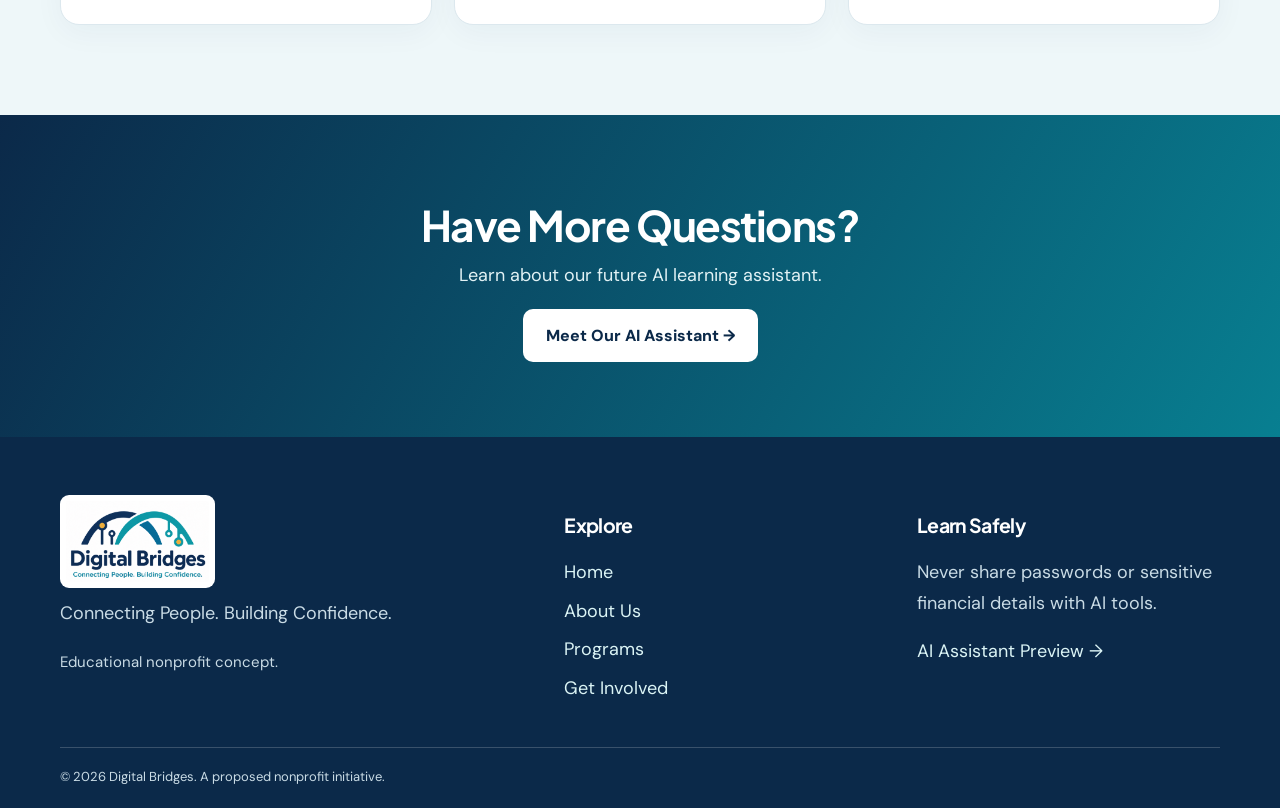
<file: resources.html>
<!DOCTYPE html>
<html lang="en">
<head>
  <meta charset="UTF-8">
  <meta name="viewport" content="width=device-width, initial-scale=1">
  <title>Technology Resources | Digital Bridges</title>
  <link rel="stylesheet" href="style.css">
  <script src="script.js" defer></script>
</head>
<body>

<a class="skip-link" href="#main">Skip to content</a>

<header class="site-header">
  <div class="container header-inner">
    <a href="index.html" class="brand">
      <img src="Digital%20Bridges.png" alt="Digital Bridges">
    </a>
    <button class="menu-toggle" type="button"
      aria-expanded="false" aria-controls="site-nav">☰ Menu</button>
    <nav id="site-nav" aria-label="Main navigation">
      <a href="index.html">Home</a>
      <a href="about.html">About Us</a>
      <a href="programs.html">Programs</a>
      <a href="resources.html" class="selected">Resources</a>
      <a href="get-involved.html">Get Involved</a>
      <a href="assistant.html" class="nav-cta">AI Assistant</a>
    </nav>
  </div>
</header>

<main id="main">
  <section class="page-intro">
    <div class="container">
      <span class="eyebrow">Learn at Your Own Pace</span>
      <h1>Technology Resources</h1>
      <p>
        Helpful explanations and practical advice
        for using technology safely and confidently.
      </p>
    </div>
  </section>

  <section class="section">
    <div class="container">
      <div class="section-heading">
        <span class="eyebrow">Getting Started</span>
        <h2>Understanding Artificial Intelligence</h2>
        <p>
          AI is technology that enables computers
          to perform tasks such as understanding
          language, recognizing patterns, and
          generating responses.
        </p>
      </div>

      <div class="card-grid">
        <article class="feature-card">
          <div class="icon-circle">◉</div>
          <h3>Voice Assistants</h3>
          <p>
            Ask questions, set reminders, and
            complete simple tasks using your voice.
          </p>
        </article>

        <article class="feature-card">
          <div class="icon-circle">▣</div>
          <h3>AI Chatbots</h3>
          <p>
            Ask questions, understand new topics,
            and receive help drafting messages.
          </p>
        </article>

        <article class="feature-card">
          <div class="icon-circle">◎</div>
          <h3>Translation Tools</h3>
          <p>
            Translate words and sentences to
            communicate across languages.
          </p>
        </article>
      </div>
    </div>
  </section>

  <section class="section tint">
    <div class="container split">
      <div>
        <span class="eyebrow">Online Safety</span>
        <h2>Protect Yourself While Using Technology</h2>
        <p>
          Digital literacy includes knowing how
          to recognize risks and protect your
          personal information.
        </p>
        <ul class="tick-list">
          <li>Use strong, unique passwords</li>
          <li>Never share verification codes</li>
          <li>Be cautious of suspicious messages</li>
          <li>Verify information before sharing it</li>
          <li>Avoid unexpected links and attachments</li>
          <li>Ask a trusted person when unsure</li>
        </ul>
      </div>
      <div class="statement">
        <h3>Remember</h3>
        <p>
          Scammers may impersonate businesses,
          family members, or government organizations.
        </p>
        <p>
          If someone unexpectedly asks for money
          or private information, stop and verify
          the request using a trusted contact method.
        </p>
      </div>
    </div>
  </section>

  <section class="section">
    <div class="container">
      <div class="section-heading">
        <span class="eyebrow">Beginner Questions</span>
        <h2>Frequently Asked Questions</h2>
        <p>Select a question to view the answer.</p>
      </div>

      <div class="faq-list">
        <details>
          <summary>What is an AI chatbot?</summary>
          <p>
            An AI chatbot is a computer program that
            can respond to questions and messages.
            It can explain topics, suggest ideas,
            and help with everyday tasks.
          </p>
        </details>

        <details>
          <summary>How can AI help me write an email?</summary>
          <p>
            You can ask an AI tool to create a
            draft email. Review the response,
            correct any mistakes, and personalize
            it before sending.
          </p>
        </details>

        <details>
          <summary>How can I recognize a scam?</summary>
          <p>
            Watch for urgent requests, suspicious
            links, unusual sender addresses, and
            demands for personal information.
            Verify unexpected requests independently.
          </p>
        </details>

        <details>
          <summary>Can I trust everything AI tells me?</summary>
          <p>
            No. AI can make mistakes and provide
            inaccurate information. Always verify
            important information with reliable sources.
          </p>
        </details>

        <details>
          <summary>How do I protect my privacy?</summary>
          <p>
            Use strong passwords, enable multifactor
            authentication, and avoid sharing sensitive
            information with unfamiliar services.
          </p>
        </details>
      </div>
    </div>
  </section>

  <section class="section tint">
    <div class="container">
      <div class="section-heading">
        <span class="eyebrow">Additional Learning</span>
        <h2>Trusted Technology Resources</h2>
        <p>
          Explore educational information from
          established organizations.
        </p>
      </div>

      <div class="card-grid">
        <article class="feature-card">
          <h3>Senior Planet from AARP</h3>
          <p>
            Technology classes and resources
            designed for older adults.
          </p>
          <a href="https://seniorplanet.org/"
            target="_blank" rel="noopener noreferrer"
            class="card-link">Visit Senior Planet →</a>
        </article>

        <article class="feature-card">
          <h3>Federal Trade Commission</h3>
          <p>
            Consumer information about scams,
            fraud prevention, and online safety.
          </p>
          <a href="https://consumer.ftc.gov/"
            target="_blank" rel="noopener noreferrer"
            class="card-link">Visit FTC Consumer Advice →</a>
        </article>

        <article class="feature-card">
          <h3>National Council on Aging</h3>
          <p>
            Resources supporting older adults'
            well-being and independence.
          </p>
          <a href="https://www.ncoa.org/"
            target="_blank" rel="noopener noreferrer"
            class="card-link">Visit NCOA →</a>
        </article>
      </div>
    </div>
  </section>

  <section class="cta-band">
    <div class="container">
      <h2>Have More Questions?</h2>
      <p>Learn about our future AI learning assistant.</p>
      <a href="assistant.html" class="btn white">Meet Our AI Assistant →</a>
    </div>
  </section>
</main>

<footer>
  <div class="container footer-layout">
    <div>
      <img src="Digital%20Bridges.png" alt="" class="footer-logo">
      <p>Connecting People. Building Confidence.</p>
      <small>Educational nonprofit concept.</small>
    </div>
    <div>
      <h3>Explore</h3>
      <a href="index.html">Home</a>
      <a href="about.html">About Us</a>
      <a href="programs.html">Programs</a>
      <a href="get-involved.html">Get Involved</a>
    </div>
    <div>
      <h3>Learn Safely</h3>
      <p>Never share passwords or sensitive financial details with AI tools.</p>
      <a href="assistant.html">AI Assistant Preview →</a>
    </div>
  </div>
  <div class="container footer-bottom">
    © 2026 Digital Bridges. A proposed nonprofit initiative.
  </div>
</footer>

</body>
</html>
</file>
<file: style.css>
@import url('https://fonts.googleapis.com/css2?family=DM+Sans:wght@400;500;600;700;800&family=Plus+Jakarta+Sans:wght@400;500;600;700;800&display=swap');

/* DIGITAL BRIDGES BRAND COLORS */

:root {
  --navy: #12345B;
  --deep: #0B2949;
  --teal: #0F9CA8;
  --gold: #F5B63D;
  --ink: #24394B;
  --muted: #516779;
  --mist: #EEF7F9;
  --line: #DCE8EE;
  --white: #FFFFFF;
}

/* GENERAL */

* {
  box-sizing: border-box;
}

html {
  scroll-behavior: smooth;
}

body {
  margin: 0;
  color: var(--ink);
  background: white;
  font: 18px/1.7 'DM Sans', Arial, sans-serif;
}

h1, h2, h3 {
  font-family: 'Plus Jakarta Sans', Arial, sans-serif;
  line-height: 1.2;
  color: var(--deep);
  letter-spacing: -0.035em;
}

h1 {
  font-size: clamp(2.5rem, 5vw, 4.3rem);
  max-width: 850px;
}

h2 {
  font-size: clamp(1.9rem, 3.3vw, 2.9rem);
}

h3 {
  font-size: 1.22rem;
}

p {
  margin: 0 0 1.1rem;
}

a {
  color: #087D91;
}

a:focus-visible,
button:focus-visible,
summary:focus-visible {
  outline: 3px solid var(--gold);
  outline-offset: 4px;
}

.container {
  width: min(1160px, 91%);
  margin: auto;
}

.skip-link {
  position: absolute;
  top: -100px;
  left: 10px;
  background: white;
  padding: 10px;
  z-index: 3000;
}

.skip-link:focus {
  top: 10px;
}

/* HEADER */

.site-header {
  position: sticky;
  top: 0;
  z-index: 100;
  background: white;
  box-shadow: 0 2px 18px #12345B12;
}

.header-inner {
  min-height: 100px;
  display: flex;
  align-items: center;
  justify-content: space-between;
  gap: 24px;
}

.brand img {
  display: block;
  width: 190px;
  max-height: 84px;
  object-fit: contain;
}

nav {
  display: flex;
  align-items: center;
  gap: 4px;
  flex-wrap: wrap;
}

nav a {
  color: var(--deep);
  font-size: 15px;
  font-weight: 800;
  text-decoration: none;
  padding: 10px 12px;
  border-radius: 9px;
}

nav a:hover,
nav a.selected {
  background: var(--mist);
  color: #087D91;
}

nav a.nav-cta {
  background: var(--teal);
  color: white;
  margin-left: 5px;
}

nav a.nav-cta:hover {
  background: var(--deep);
}

.menu-toggle {
  display: none;
  border: 1px solid var(--line);
  background: white;
  color: var(--navy);
  font: inherit;
  font-weight: 700;
  padding: 8px 13px;
  border-radius: 9px;
  cursor: pointer;
}

/* HERO AND PAGE HEADINGS */

.page-intro {
  background: linear-gradient(115deg, #12345B, #096D83);
  color: white;
  padding: 80px 0 90px;
  position: relative;
  overflow: hidden;
}

.page-intro h1 {
  color: white;
  margin: 12px 0 20px;
}

.page-intro p {
  max-width: 690px;
  color: #E3F3F6;
  font-size: 21px;
}

.eyebrow {
  color: #087F91;
  display: inline-block;
  font-size: 13px;
  font-weight: 800;
  letter-spacing: 0.15em;
  text-transform: uppercase;
}

.page-intro .eyebrow,
.cta-band .eyebrow {
  color: #9EE8E8;
}

.home-hero {
  padding: 100px 0;
  background:
    radial-gradient(circle at 85% 30%, #0F9CA84A, transparent 38%),
    linear-gradient(115deg, #0B2949, #0C6681);
}

.hero-grid {
  display: grid;
  grid-template-columns: 1.1fr 0.9fr;
  gap: 50px;
  align-items: center;
}

.hero-grid h1 {
  font-size: clamp(2.4rem, 4.5vw, 4rem);
}

.hero-image img {
  width: 100%;
  height: 420px;
  object-fit: cover;
  border-radius: 22px;
  box-shadow: 0 20px 50px #00000035;
}

.hero-actions {
  display: flex;
  gap: 14px;
  flex-wrap: wrap;
  margin: 30px 0;
}

.hero-note {
  font-size: 14px !important;
  color: #CDE6EC !important;
}

/* BUTTONS */

.btn {
  display: inline-block;
  text-decoration: none;
  border-radius: 10px;
  padding: 13px 23px;
  font-weight: 800;
  font-size: 16px;
  transition: transform 0.2s, background 0.2s;
}

.btn:hover {
  transform: translateY(-2px);
}

.btn.gold {
  background: var(--gold);
  color: var(--deep);
}

.btn.outline {
  border: 2px solid white;
  color: white;
}

.btn.outline:hover {
  background: white;
  color: var(--deep);
}

.btn.primary {
  background: var(--teal);
  color: white;
}

.btn.primary:hover {
  background: var(--deep);
}

.btn.white {
  background: white;
  color: var(--deep);
}

/* CONTENT SECTIONS */

.section {
  padding: 90px 0;
}

.section.tint {
  background: var(--mist);
}

.section-heading {
  max-width: 740px;
  margin: 0 auto 45px;
  text-align: center;
}

.section-heading h2 {
  margin: 12px 0;
}

.section-heading p {
  color: var(--muted);
  font-size: 19px;
}

/* FEATURE CARDS */

.card-grid {
  display: grid;
  grid-template-columns: repeat(3, minmax(0, 1fr));
  gap: 22px;
}

.feature-card {
  background: white;
  border: 1px solid var(--line);
  padding: 31px;
  border-radius: 19px;
  box-shadow: 0 8px 30px #12345B0B;
  transition: transform 0.2s, box-shadow 0.2s;
}

.feature-card:hover {
  transform: translateY(-4px);
  box-shadow: 0 16px 35px #12345B17;
}

.feature-card h3 {
  margin: 16px 0 12px;
}

.feature-card p {
  color: var(--muted);
}

.icon-circle {
  width: 60px;
  height: 60px;
  background: #E0F3F4;
  color: #087D91;
  border-radius: 16px;
  display: grid;
  place-items: center;
  font-size: 32px;
  font-weight: 800;
}

.card-link {
  font-weight: 800;
  text-decoration: none;
}

.card-link:hover {
  text-decoration: underline;
}

/* SPLIT SECTIONS */

.split {
  display: grid;
  grid-template-columns: 1.1fr 0.9fr;
  gap: 65px;
  align-items: center;
}

.split p {
  color: var(--muted);
}

.photo-frame img {
  width: 100%;
  height: 370px;
  object-fit: cover;
  border-radius: 20px;
  box-shadow: 0 15px 35px #12345B18;
}

.statement {
  border: 1px solid var(--line);
  border-top: 5px solid var(--teal);
  border-radius: 20px;
  background: white;
  padding: 42px;
  box-shadow: 0 12px 35px #12345B0D;
}

.statement h3 {
  margin: 0 0 16px;
}

.big-number {
  display: block;
  font-size: 76px;
  font-weight: 800;
  line-height: 1;
  color: var(--teal);
  letter-spacing: -0.08em;
  margin-bottom: 20px;
}

.tick-list {
  list-style: none;
  padding: 0;
}

.tick-list li {
  padding: 8px 0 8px 32px;
  position: relative;
}

.tick-list li::before {
  content: "✓";
  position: absolute;
  left: 0;
  color: #087D91;
  font-weight: 800;
}

.notice {
  background: #FFF5D9;
  border-left: 4px solid var(--gold);
  padding: 12px 17px;
  border-radius: 6px;
}


/* FAQ SECTION */

.faq-list {
  max-width: 850px;
  margin: auto;
}

.faq-list details {
  background: white;
  border: 1px solid var(--line);
  border-radius: 13px;
  margin: 13px 0;
  overflow: hidden;
}

.faq-list details[open],
.faq-list details.active {
  border-color: var(--teal);
  background: #F8FCFD;
}

.faq-list summary {
  cursor: pointer;
  color: var(--deep);
  font-weight: 800;
  padding: 20px 24px;
}

.faq-list summary:hover {
  background: #F3FAFB;
}

.faq-list details p {
  padding: 0 24px 22px;
  margin: 0;
  color: var(--muted);
}

/* Hide answers when FAQ is closed */
.faq-list details:not([open]) > p {
  display: none;
}

/* Highlight the selected question */
.faq-list details.active summary {
  background: #EAF7F8;
}

/* CHATBOT PREVIEW */

.chat-card {
  border: 1px solid var(--line);
  border-radius: 18px;
  overflow: hidden;
  background: white;
  box-shadow: 0 12px 35px #12345B15;
}

.chat-head {
  background: var(--deep);
  color: white;
  display: flex;
  align-items: center;
  gap: 13px;
  padding: 18px;
}

.chat-head small {
  display: block;
  color: #C8DFE9;
  font-size: 13px;
}

.chat-avatar {
  background: var(--teal);
  color: white;
  border-radius: 50%;
  width: 48px;
  height: 48px;
  display: grid;
  place-items: center;
  font-weight: 800;
}

.chat-body {
  background: #F5FAFC;
  padding: 24px;
  min-height: 310px;
}

.chat-bubble {
  background: #E0F3F4;
  border-radius: 14px 14px 14px 3px;
  padding: 16px;
  color: var(--deep);
}

.chat-caption {
  font-size: 14px;
  font-weight: 800;
  margin: 24px 0 8px;
}

.sample-question {
  border: 1px solid var(--line);
  border-radius: 9px;
  background: white;
  padding: 10px 13px;
  margin: 9px 0;
  font-size: 15px;
}

.chat-disabled {
  padding: 17px;
  color: var(--muted);
  font-size: 14px;
  display: flex;
  justify-content: space-between;
}

/* CALL TO ACTION */

.cta-band {
  background: linear-gradient(120deg, var(--deep), #087F91);
  color: white;
  text-align: center;
  padding: 75px 0;
}

.cta-band h2 {
  color: white;
  margin: 10px 0;
}

.cta-band p {
  color: #E2F2F5;
}

/* FOOTER */

footer {
  background: var(--deep);
  color: white;
  padding: 58px 0 20px;
}

.footer-layout {
  display: grid;
  grid-template-columns: 1.5fr 1fr 1fr;
  gap: 50px;
}

.footer-layout h3 {
  color: white;
}

.footer-layout p,
footer small {
  color: #C9DBE5;
}

.footer-layout a {
  color: #DBF4F5;
  display: block;
  margin: 8px 0;
  text-decoration: none;
}

.footer-layout a:hover {
  text-decoration: underline;
}

.footer-logo {
  width: 155px;
  background: white;
  border-radius: 9px;
  padding: 6px;
}

.footer-bottom {
  border-top: 1px solid #ffffff30;
  margin-top: 35px;
  padding-top: 18px;
  font-size: 13px;
  color: #C9DBE5;
}

/* TABLETS */

@media (max-width: 1000px) {
  .header-inner {
    flex-direction: column;
    padding: 12px 0;
  }

  .brand img {
    width: 165px;
  }

  .hero-grid,
  .split {
    gap: 30px;
  }
}

/* PHONES */

@media (max-width: 720px) {
  body {
    font-size: 17px;
  }

  .header-inner {
    flex-direction: row;
    flex-wrap: wrap;
    min-height: 80px;
  }

  .brand img {
    width: 145px;
  }

  .menu-toggle {
    display: block;
  }

  nav {
    display: none;
    width: 100%;
    flex-direction: column;
    align-items: stretch;
    padding-bottom: 14px;
  }

  nav.open {
    display: flex;
  }

  nav a {
    padding: 12px;
  }

  nav a.nav-cta {
    margin-left: 0;
  }

  .page-intro,
  .home-hero {
    padding: 70px 0;
  }

  .page-intro p {
    font-size: 18px;
  }

  .hero-grid,
  .split,
  .card-grid,
  .footer-layout {
    grid-template-columns: 1fr;
  }

  .hero-image img {
    height: 260px;
  }

  .photo-frame img {
    height: 260px;
  }

  .section {
    padding: 58px 0;
  }

  .statement {
    padding: 27px;
  }

  .hero-actions {
    flex-direction: column;
    align-items: stretch;
  }

  .hero-actions .btn {
    text-align: center;
  }

  .feature-card {
    padding: 25px;
  }
}

/* ACCESSIBILITY */

@media (prefers-reduced-motion: reduce) {
  html {
    scroll-behavior: auto;
  }

  *,
  *::before,
  *::after {
    transition: none !important;
    animation: none !important;
  }
</file>
<file: assistant.css>
/* DIGITAL BRIDGES AI ASSISTANT */

.assistant-section {
  background: #f4f8fa;
}

.assistant-layout {
  display: grid;
  grid-template-columns: 320px minmax(0, 1fr);
  gap: 24px;
  align-items: start;
}

.assistant-sidebar,
.assistant-chat {
  background: #fff;
  border: 1px solid var(--line);
  border-radius: 20px;
  box-shadow: 0 10px 32px #12345b10;
}

.assistant-sidebar {
  padding: 28px;
}

.assistant-sidebar h2 {
  font-size: 1.65rem;
  margin: 10px 0 14px;
}

.assistant-sidebar h3 {
  font-size: 1.05rem;
  margin: 28px 0 14px;
}

.assistant-sidebar p {
  color: var(--muted);
  font-size: 0.95rem;
}

.assistant-topics {
  display: grid;
  gap: 9px;
}

.assistant-topic {
  width: 100%;
  display: flex;
  align-items: center;
  gap: 12px;
  text-align: left;
  padding: 14px;
  border: 1px solid var(--line);
  border-radius: 12px;
  background: white;
  color: var(--deep);
  font: inherit;
  font-size: 0.88rem;
  font-weight: 700;
  line-height: 1.4;
  cursor: pointer;
  transition: background 0.2s, border-color 0.2s;
}

.assistant-topic span {
  font-size: 1.3rem;
  flex-shrink: 0;
}

.assistant-topic:hover,
.assistant-topic:focus-visible {
  background: var(--mist);
  border-color: var(--teal);
}

.assistant-safety {
  background: #fff7e5;
  border-left: 4px solid var(--gold);
  padding: 18px;
  border-radius: 10px;
  margin-top: 25px;
}

.assistant-safety strong {
  display: block;
  color: var(--deep);
  font-size: 0.95rem;
  margin-bottom: 8px;
}

.assistant-safety p {
  margin: 0;
  font-size: 0.85rem;
  color: #554b38;
}

/* CHAT PANEL */

.assistant-chat {
  overflow: hidden;
  display: flex;
  flex-direction: column;
  min-height: 680px;
}

.assistant-chat-header {
  background: var(--deep);
  color: white;
  display: flex;
  align-items: center;
  gap: 14px;
  padding: 22px 26px;
}

.assistant-avatar {
  width: 52px;
  height: 52px;
  flex-shrink: 0;
  display: grid;
  place-items: center;
  border-radius: 50%;
  background: var(--teal);
  color: white;
  font-weight: 800;
}

.assistant-chat-header h2 {
  color: white;
  font-size: 1.12rem;
  margin: 0 0 5px;
}

.assistant-status {
  color: #b8eeea;
  font-size: 0.8rem;
  margin: 0;
}

.assistant-status span {
  color: #75e5a8;
  margin-right: 4px;
}

/* MESSAGES */

.assistant-messages {
  background: #f7fafc;
  flex: 1;
  min-height: 370px;
  max-height: 560px;
  overflow-y: auto;
  padding: 26px;
  scroll-behavior: smooth;
  overflow-wrap: anywhere;
}

.assistant-message {
  max-width: 88%;
  width: fit-content;
  padding: 16px 19px;
  border-radius: 16px;
  margin-bottom: 17px;
  white-space: pre-wrap;
  line-height: 1.6;
  font-size: 0.94rem;
}

.assistant-message.bot {
  background: #e3f3f6;
  color: var(--deep);
  border-bottom-left-radius: 4px;
}

.assistant-message.user {
  background: #087f91;
  color: white;
  margin-left: auto;
  border-bottom-right-radius: 4px;
}

.assistant-message-label {
  display: block;
  font-size: 0.7rem;
  font-weight: 800;
  letter-spacing: 0.08em;
  margin-bottom: 7px;
  opacity: 0.8;
}

/* QUICK QUESTIONS */

.assistant-quick {
  background: white;
  padding: 18px 24px;
  border-top: 1px solid var(--line);
}

.assistant-quick-label {
  display: block;
  font-size: 0.8rem;
  font-weight: 800;
  color: var(--muted);
  margin-bottom: 12px;
}

.assistant-quick-buttons {
  display: flex;
  gap: 9px;
  flex-wrap: wrap;
}

.assistant-quick-buttons button {
  background: #eef7f9;
  color: var(--deep);
  border: 1px solid #cfe5e9;
  border-radius: 25px;
  padding: 9px 14px;
  font: inherit;
  font-size: 0.82rem;
  font-weight: 700;
  cursor: pointer;
}

.assistant-quick-buttons button:hover {
  background: #d9eff2;
  border-color: var(--teal);
}

/* MESSAGE INPUT */

.assistant-composer {
  display: flex;
  gap: 12px;
  padding: 20px 24px;
  background: white;
  border-top: 1px solid var(--line);
}

.assistant-composer input {
  min-width: 0;
  flex: 1;
  border: 1px solid #b7cbd4;
  border-radius: 12px;
  padding: 15px;
  font: inherit;
  font-size: 0.94rem;
  color: var(--deep);
}

.assistant-composer input:focus {
  outline: 2px solid var(--teal);
  outline-offset: 2px;
}

.assistant-composer button {
  border: 0;
  border-radius: 12px;
  padding: 12px 22px;
  background: var(--teal);
  color: white;
  font: inherit;
  font-size: 0.95rem;
  font-weight: 800;
  cursor: pointer;
}

.assistant-composer button:hover {
  background: var(--deep);
}

.assistant-composer button span {
  margin-left: 5px;
}

.assistant-disclaimer {
  padding: 17px 24px;
  background: #edf4f6;
  color: #435c6c;
  font-size: 0.8rem;
  line-height: 1.6;
}

.assistant-sr-only {
  position: absolute;
  width: 1px;
  height: 1px;
  padding: 0;
  margin: -1px;
  overflow: hidden;
  clip: rect(0, 0, 0, 0);
  white-space: nowrap;
  border: 0;
}

/* TABLETS */

@media (max-width: 1000px) {
  .assistant-layout {
    grid-template-columns: 260px minmax(0, 1fr);
    gap: 16px;
  }

  .assistant-sidebar {
    padding: 20px;
  }
}

/* PHONES */

@media (max-width: 760px) {
  .assistant-layout {
    grid-template-columns: 1fr;
  }

  .assistant-sidebar {
    padding: 22px;
  }

  .assistant-topics {
    grid-template-columns: repeat(2, minmax(0, 1fr));
  }

  .assistant-topic {
    padding: 12px;
    font-size: 0.82rem;
  }

  .assistant-chat {
    min-height: 570px;
  }

  .assistant-chat-header {
    padding: 18px;
  }

  .assistant-messages {
    padding: 16px;
    min-height: 300px;
    max-height: 420px;
  }

  .assistant-message {
    max-width: 96%;
  }

  .assistant-quick,
  .assistant-composer {
    padding: 15px;
  }

  .assistant-disclaimer {
    padding: 15px;
  }
}

@media (max-width: 420px) {
  .assistant-topics {
    grid-template-columns: 1fr;
  }

  .assistant-composer {
    gap: 7px;
  }

  .assistant-composer button {
    padding: 12px;
  }
}

@media (prefers-reduced-motion: reduce) {
  .assistant-messages {
    scroll-behavior: auto;
  }

  .assistant-topic {
    transition: none;
  }
}
</file>
